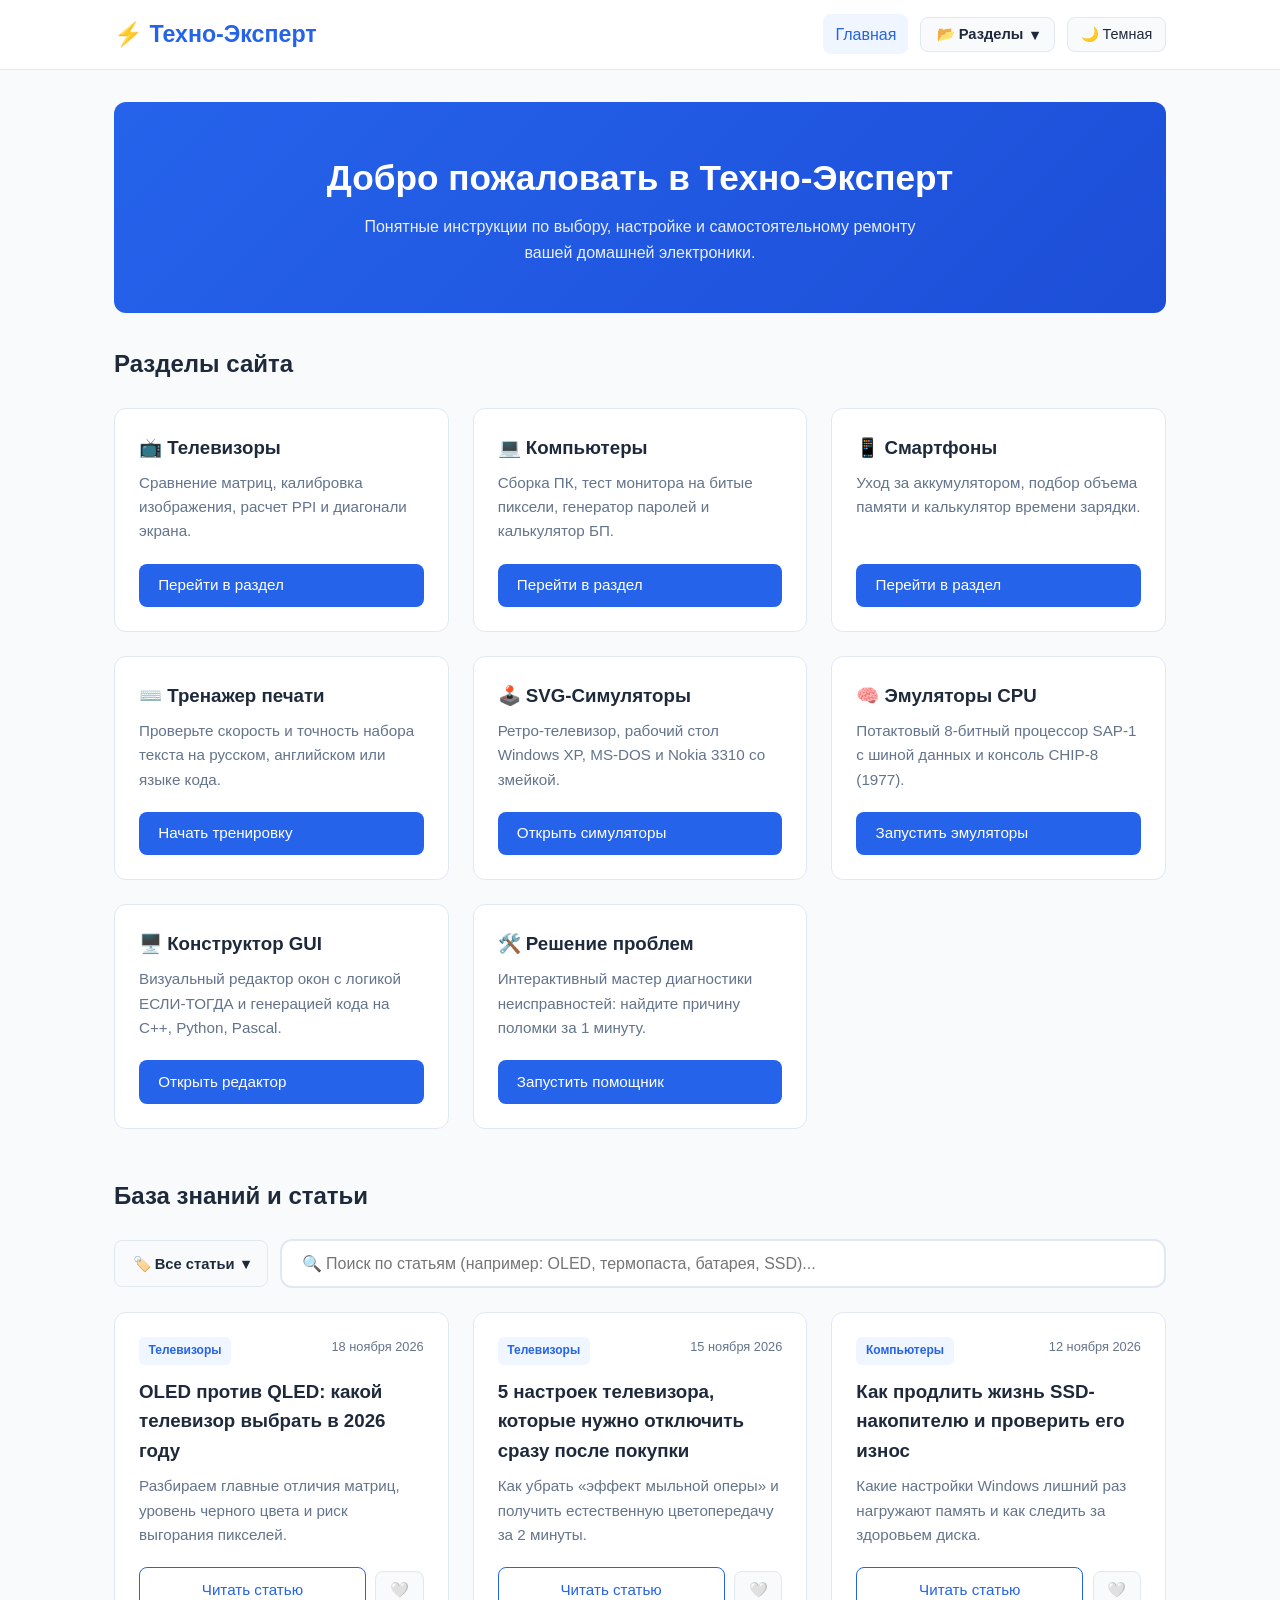
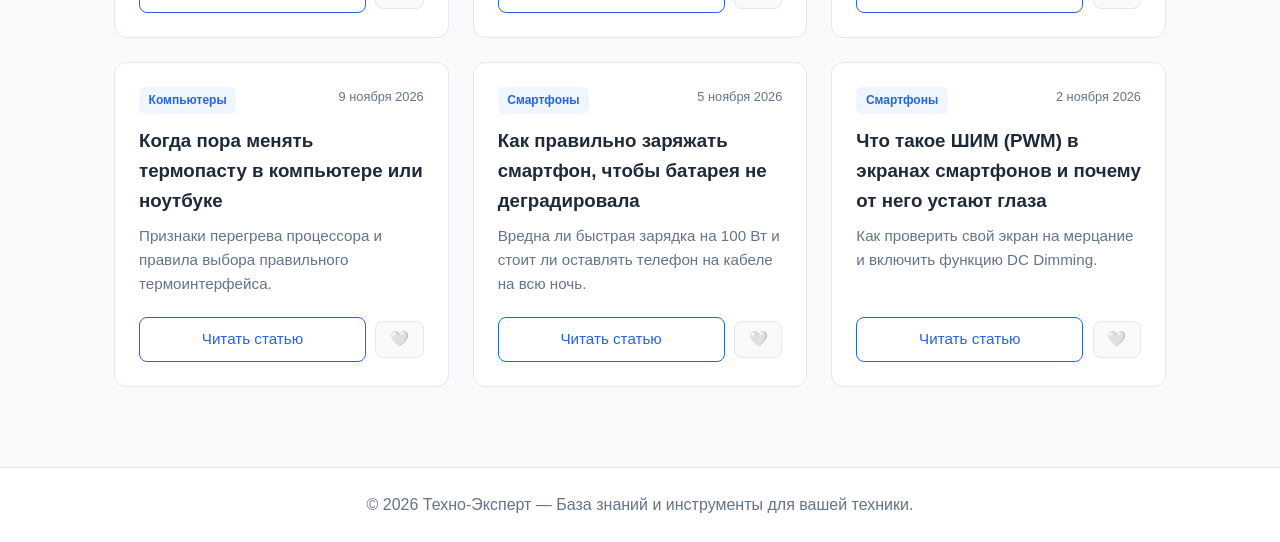
<file: index.html>
<!DOCTYPE html>
<html lang="ru">
<head>
    <meta charset="UTF-8">
    <meta name="viewport" content="width=device-width, initial-scale=1.0">
    <title>Техно-Эксперт — Обзоры, статьи и инструменты</title>
    <link rel="stylesheet" href="style.css">
</head>
<body>
    <header id="site-header"></header>

    <main>
        <section class="hero">
            <h1>Добро пожаловать в Техно-Эксперт</h1>
            <p>Понятные инструкции по выбору, настройке и самостоятельному ремонту вашей домашней электроники.</p>
        </section>

        <h2>Разделы сайта</h2>
        <div class="grid">
            <div class="card">
                <div>
                    <h3>📺 Телевизоры</h3>
                    <p>Сравнение матриц, калибровка изображения, расчет PPI и диагонали экрана.</p>
                </div>
                <a href="tv.html" class="btn">Перейти в раздел</a>
            </div>

            <div class="card">
                <div>
                    <h3>💻 Компьютеры</h3>
                    <p>Сборка ПК, тест монитора на битые пиксели, генератор паролей и калькулятор БП.</p>
                </div>
                <a href="pc.html" class="btn">Перейти в раздел</a>
            </div>

            <div class="card">
                <div>
                    <h3>📱 Смартфоны</h3>
                    <p>Уход за аккумулятором, подбор объема памяти и калькулятор времени зарядки.</p>
                </div>
                <a href="phones.html" class="btn">Перейти в раздел</a>
            </div>

            <div class="card">
                <div>
                    <h3>⌨️ Тренажер печати</h3>
                    <p>Проверьте скорость и точность набора текста на русском, английском или языке кода.</p>
                </div>
                <a href="typing.html" class="btn">Начать тренировку</a>
            </div>

            <div class="card">
                <div>
                    <h3>🕹️ SVG-Симуляторы</h3>
                    <p>Ретро-телевизор, рабочий стол Windows XP, MS-DOS и Nokia 3310 со змейкой.</p>
                </div>
                <a href="simulators.html" class="btn">Открыть симуляторы</a>
            </div>

            <div class="card">
                <div>
                    <h3>🧠 Эмуляторы CPU</h3>
                    <p>Потактовый 8-битный процессор SAP-1 с шиной данных и консоль CHIP-8 (1977).</p>
                </div>
                <a href="emulator.html" class="btn">Запустить эмуляторы</a>
            </div>

            <div class="card">
                <div>
                    <h3>🖥️ Конструктор GUI</h3>
                    <p>Визуальный редактор окон с логикой ЕСЛИ-ТОГДА и генерацией кода на C++, Python, Pascal.</p>
                </div>
                <a href="svg-editor.html" class="btn">Открыть редактор</a>
            </div>

            <div class="card">
                <div>
                    <h3>🛠️ Решение проблем</h3>
                    <p>Интерактивный мастер диагностики неисправностей: найдите причину поломки за 1 минуту.</p>
                </div>
                <a href="troubleshooting.html" class="btn">Запустить помощник</a>
            </div>
        </div>

        <h2 style="margin-top: 3rem;">База знаний и статьи</h2>
        
        <div class="controls-panel">
            <!-- Выпадающий список категорий по кнопке -->
            <div class="dropdown">
                <button class="dropdown-btn" style="padding: 0.85rem 1.1rem;" onclick="toggleDropdown('cat-filter-menu', event)">
                    <span id="cat-btn-label">🏷️ Все статьи</span>
                    <span>▾</span>
                </button>
                <div id="cat-filter-menu" class="dropdown-menu left-align">
                    <button class="dropdown-item active" onclick="selectCategory('all', '🏷️ Все статьи', this)">🏷️ Все статьи</button>
                    <button class="dropdown-item" onclick="selectCategory('tv', '📺 Телевизоры', this)">📺 Телевизоры</button>
                    <button class="dropdown-item" onclick="selectCategory('pc', '💻 Компьютеры', this)">💻 Компьютеры</button>
                    <button class="dropdown-item" onclick="selectCategory('phones', '📱 Смартфоны', this)">📱 Смартфоны</button>
                    <button class="dropdown-item" onclick="selectCategory('favorites', '❤️ Избранное', this)">❤️ Избранное</button>
                </div>
            </div>

            <!-- Строка живого поиска -->
            <input 
                type="text" 
                id="article-search" 
                class="search-input" 
                placeholder="🔍 Поиск по статьям (например: OLED, термопаста, батарея, SSD)..."
                oninput="applyFilters()"
            >
        </div>

        <div id="latest-articles" class="grid"></div>
    </main>

    <footer id="site-footer"></footer>

    <script src="data.js"></script>
    <script>
        let currentCategory = "all";

        function selectCategory(category, label, btnElement) {
            currentCategory = category;
            document.getElementById("cat-btn-label").textContent = label;
            document.querySelectorAll("#cat-filter-menu .dropdown-item").forEach(btn => btn.classList.remove("active"));
            btnElement.classList.add("active");
            applyFilters();
        }

        function applyFilters() {
            const query = document.getElementById("article-search").value;
            renderArticles("latest-articles", currentCategory, query);
        }

        applyFilters();
    </script>
</body>
</html>
</file>
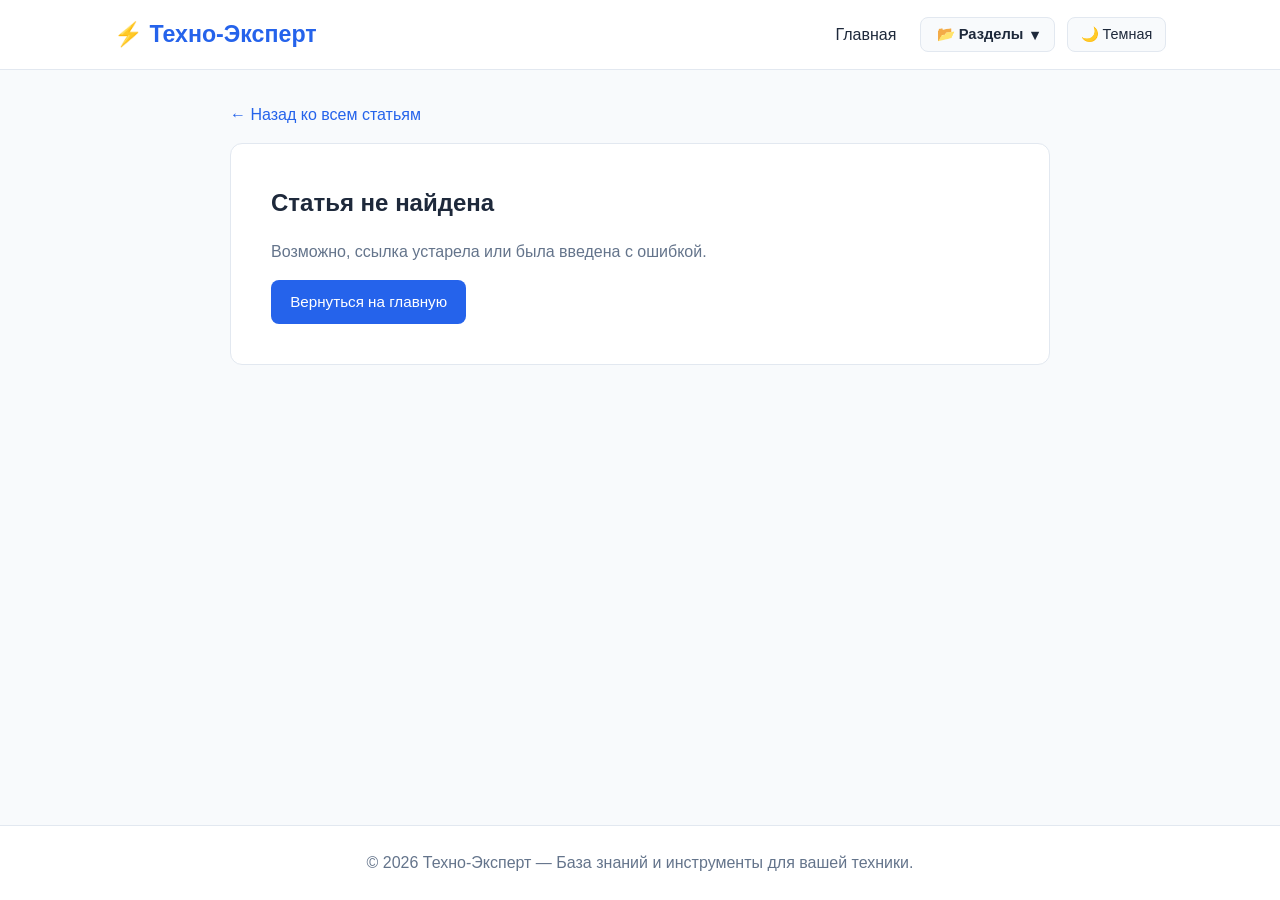
<file: article.html>
<!DOCTYPE html>
<html lang="ru">

<head>
    <meta charset="UTF-8">
    <meta name="viewport" content="width=device-width, initial-scale=1.0">
    <title>Статья — Техно-Эксперт</title>
    <link rel="stylesheet" href="style.css">
</head>

<body>
    <header id="site-header"></header>

    <main>
        <div style="max-width: 820px; margin: 0 auto 1rem;">
            <a href="index.html" style="color: var(--primary); text-decoration: none; font-weight: 500;">← Назад ко всем
                статьям</a>
        </div>

        <article id="article-view" class="article-container">
            <p>Загрузка статьи...</p>
        </article>
    </main>

    <footer id="site-footer"></footer>

    <script src="data.js"></script>
    <script>
        document.addEventListener("DOMContentLoaded", () => {
            const params = new URLSearchParams(window.location.search);
            const articleId = params.get("id");
            const container = document.getElementById("article-view");

            const article = ARTICLES.find(a => a.id === articleId);

            if (!article) {
                container.innerHTML = `
                    <h2>Статья не найдена</h2>
                    <p style="margin: 1rem 0; color: var(--text-muted);">Возможно, ссылка устарела или была введена с ошибкой.</p>
                    <a href="index.html" class="btn">Вернуться на главную</a>
                `;
                return;
            }

            // Меняем заголовок вкладки браузера под название статьи
            document.title = `${article.title} — Техно-Эксперт`;
            const saved = isFavorite(article.id);

            container.innerHTML = `
                <div class="article-meta">
                    <div>
                        <span class="tag">${article.tag}</span>
                        <span style="margin-left: 0.75rem; font-size: 0.9rem; color: var(--text-muted);">${article.date || ""}</span>
                    </div>
                    <div style="display: flex; gap: 0.6rem; flex-wrap: wrap;">
                        <button 
                            class="fav-btn ${saved ? 'saved' : ''}" 
                            onclick="toggleFavorite('${article.id}', this)"
                        >${saved ? '❤️ В избранном' : '🤍 В избранное'}</button>
                        <button class="btn btn-outline" id="share-btn" onclick="copyArticleLink()">🔗 Поделиться</button>
                    </div>
                </div>

                <h1 style="font-size: 1.9rem; margin-bottom: 1.5rem; line-height: 1.3;">${article.title}</h1>
                <div class="article-content">${article.content}</div>
            `;
        });

        function copyArticleLink() {
            navigator.clipboard.writeText(window.location.href).then(() => {
                const btn = document.getElementById("share-btn");
                btn.textContent = "✅ Ссылка скопирована!";
                setTimeout(() => {
                    btn.textContent = "🔗 Поделиться";
                }, 2500);
            });
        }
    </script>
</body>

</html>
</file>
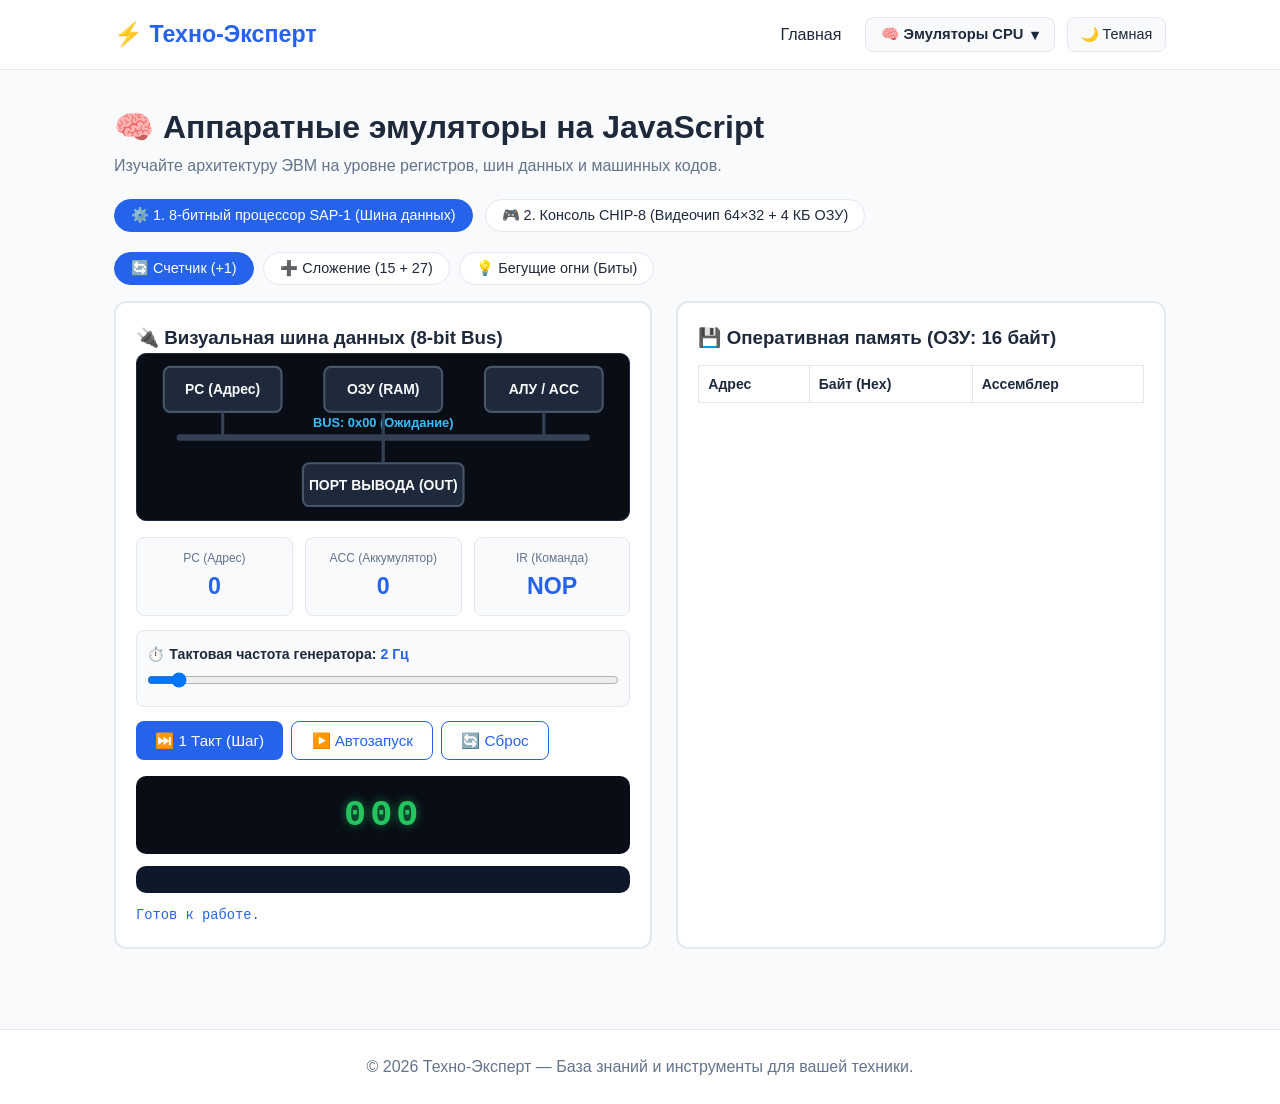
<file: emulator.html>
<!DOCTYPE html>
<html lang="ru">
<head>
    <meta charset="UTF-8">
    <meta name="viewport" content="width=device-width, initial-scale=1.0">
    <title>Эмуляторы CPU и CHIP-8 — Техно-Эксперт</title>
    <link rel="stylesheet" href="style.css">
    <style>
        .emu-tabs { display: flex; gap: 0.75rem; flex-wrap: wrap; margin: 1.25rem 0; }
        .emu-grid {
            display: grid;
            grid-template-columns: 1.1fr 1fr;
            gap: 1.5rem;
            margin-top: 1rem;
        }
        @media (max-width: 880px) { .emu-grid { grid-template-columns: 1fr; } }
        .panel-box {
            background: var(--surface);
            border: 2px solid var(--border);
            border-radius: var(--radius);
            padding: 1.25rem;
        }
        .registers {
            display: grid;
            grid-template-columns: repeat(3, 1fr);
            gap: 0.75rem;
            margin: 0.75rem 0;
        }
        .reg-card {
            background: var(--bg);
            border: 1px solid var(--border);
            border-radius: 8px;
            padding: 0.65rem;
            text-align: center;
            font-family: Consolas, monospace;
        }
        .reg-val { font-size: 1.45rem; font-weight: 800; color: var(--primary); }
        .ram-table {
            width: 100%;
            border-collapse: collapse;
            font-family: Consolas, monospace;
            font-size: 0.88rem;
            margin-top: 0.75rem;
        }
        .ram-table th, .ram-table td { border: 1px solid var(--border); padding: 0.4rem 0.55rem; text-align: left; }
        .ram-row.active-pc { background: rgba(37, 99, 235, 0.2); outline: 2px solid var(--primary); font-weight: bold; }
        .ram-input {
            width: 60px; padding: 0.15rem 0.35rem; font-family: Consolas, monospace; font-weight: bold;
            background: var(--bg); color: var(--text); border: 1px solid var(--border); border-radius: 4px; text-transform: uppercase;
        }
        .leds-bar {
            display: flex; gap: 0.6rem; justify-content: center; margin: 0.75rem 0;
            padding: 0.85rem; background: #0f172a; border-radius: 10px;
        }
        .led {
            width: 22px; height: 22px; border-radius: 50%; background: #1e293b;
            border: 2px solid #334155; transition: all 0.12s;
        }
        .led.on { background: #ef4444; box-shadow: 0 0 12px #ef4444; border-color: #fca5a5; }
        .seven-seg {
            background: #090d16; color: #22c55e; font-family: Consolas, monospace;
            font-size: 2.3rem; font-weight: 800; text-align: center; padding: 0.6rem;
            border-radius: 10px; letter-spacing: 4px; text-shadow: 0 0 10px rgba(34, 197, 94, 0.6);
        }
        .bus-svg {
            width: 100%; background: #090d16; border-radius: 10px; border: 1px solid #1e293b;
            margin-bottom: 1rem; display: block;
        }
        /* Стили для CHIP-8 */
        #chip8-canvas {
            width: 100%; aspect-ratio: 2 / 1; background: #090d16;
            border: 3px solid #334155; border-radius: 10px; image-rendering: pixelated; display: block;
        }
        .chip8-regs {
            display: grid; grid-template-columns: repeat(4, 1fr); gap: 0.4rem;
            font-family: Consolas, monospace; font-size: 0.82rem; margin-top: 0.75rem;
        }
        .chip8-reg-cell {
            background: var(--bg); border: 1px solid var(--border); padding: 0.35rem 0.5rem; border-radius: 6px;
        }
        .hex-keypad {
            display: grid; grid-template-columns: repeat(4, 1fr); gap: 0.4rem; max-width: 260px; margin-top: 0.75rem;
        }
        .hex-key {
            background: var(--bg); border: 1px solid var(--border); color: var(--text);
            padding: 0.55rem; font-family: Consolas, monospace; font-weight: bold; border-radius: 6px; cursor: pointer;
        }
        .hex-key:active, .hex-key.pressed { background: var(--primary); color: white; }
    </style>
</head>
<body>
    <header id="site-header"></header>

    <main>
        <h1>🧠 Аппаратные эмуляторы на JavaScript</h1>
        <p style="color: var(--text-muted);">Изучайте архитектуру ЭВМ на уровне регистров, шин данных и машинных кодов.</p>

        <!-- Переключение между эмуляторами -->
        <div class="emu-tabs">
            <button class="filter-btn active" onclick="switchEmulator('sap1', this)">⚙️ 1. 8-битный процессор SAP-1 (Шина данных)</button>
            <button class="filter-btn" onclick="switchEmulator('chip8', this)">🎮 2. Консоль CHIP-8 (Видеочип 64×32 + 4 КБ ОЗУ)</button>
        </div>

        <!-- ================================================== -->
        <!-- ЭМУЛЯТОР 1: 8-БИТНЫЙ ПРОЦЕССОР SAP-1               -->
        <!-- ================================================== -->
        <section id="emu-sap1">
            <div style="display: flex; gap: 0.6rem; flex-wrap: wrap; margin-bottom: 1rem;">
                <button class="filter-btn active" onclick="loadPreset('counter', this)">🔄 Счетчик (+1)</button>
                <button class="filter-btn" onclick="loadPreset('add', this)">➕ Сложение (15 + 27)</button>
                <button class="filter-btn" onclick="loadPreset('blink', this)">💡 Бегущие огни (Биты)</button>
            </div>

            <div class="emu-grid">
                <div class="panel-box">
                    <h3>🔌 Визуальная шина данных (8-bit Bus)</h3>
                    <svg class="bus-svg" viewBox="0 0 460 155" xmlns="http://w3.org">
                        <!-- Магистраль шины -->
                        <line id="bus-line-main" x1="40" y1="78" x2="420" y2="78" stroke="#334155" stroke-width="6" stroke-linecap="round"/>
                        <text id="bus-data-label" x="230" y="68" fill="#38bdf8" font-family="monospace" font-size="12" font-weight="bold" text-anchor="middle">BUS: 0x00 (Ожидание)</text>

                        <!-- Блок PC -->
                        <rect id="box-pc" x="25" y="12" width="110" height="42" rx="6" fill="#1e293b" stroke="#475569" stroke-width="2"/>
                        <text x="80" y="37" fill="#f8fafc" font-family="monospace" font-size="13" font-weight="bold" text-anchor="middle">PC (Адрес)</text>
                        <line id="line-pc" x1="80" y1="54" x2="80" y2="78" stroke="#334155" stroke-width="3"/>

                        <!-- Блок RAM -->
                        <rect id="box-ram" x="175" y="12" width="110" height="42" rx="6" fill="#1e293b" stroke="#475569" stroke-width="2"/>
                        <text x="230" y="37" fill="#f8fafc" font-family="monospace" font-size="13" font-weight="bold" text-anchor="middle">ОЗУ (RAM)</text>
                        <line id="line-ram" x1="230" y1="54" x2="230" y2="78" stroke="#334155" stroke-width="3"/>

                        <!-- Блок ALU / ACC -->
                        <rect id="box-acc" x="325" y="12" width="110" height="42" rx="6" fill="#1e293b" stroke="#475569" stroke-width="2"/>
                        <text x="380" y="37" fill="#f8fafc" font-family="monospace" font-size="13" font-weight="bold" text-anchor="middle">АЛУ / ACC</text>
                        <line id="line-acc" x1="380" y1="54" x2="380" y2="78" stroke="#334155" stroke-width="3"/>

                        <!-- Блок OUT -->
                        <rect id="box-out" x="155" y="102" width="150" height="40" rx="6" fill="#1e293b" stroke="#475569" stroke-width="2"/>
                        <text x="230" y="127" fill="#f8fafc" font-family="monospace" font-size="13" font-weight="bold" text-anchor="middle">ПОРТ ВЫВОДА (OUT)</text>
                        <line id="line-out" x1="230" y1="78" x2="230" y2="102" stroke="#334155" stroke-width="3"/>
                    </svg>

                    <div class="registers">
                        <div class="reg-card">
                            <div style="font-size: 0.75rem; color: var(--text-muted);">PC (Адрес)</div>
                            <div class="reg-val" id="reg-pc">0</div>
                        </div>
                        <div class="reg-card">
                            <div style="font-size: 0.75rem; color: var(--text-muted);">ACC (Аккумулятор)</div>
                            <div class="reg-val" id="reg-acc">0</div>
                        </div>
                        <div class="reg-card">
                            <div style="font-size: 0.75rem; color: var(--text-muted);">IR (Команда)</div>
                            <div class="reg-val" id="reg-ir">NOP</div>
                        </div>
                    </div>

                    <!-- Управление тактовой частотой -->
                    <div style="margin: 0.85rem 0; padding: 0.65rem; background: var(--bg); border-radius: 8px; border: 1px solid var(--border);">
                        <label for="cpu-freq" style="font-size: 0.88rem; font-weight: 600;">
                            ⏱️ Тактовая частота генератора: <span id="freq-label" style="color: var(--primary);">2 Гц</span>
                        </label>
                        <input type="range" id="cpu-freq" min="1" max="20" value="2" style="width: 100%; margin-top: 0.35rem;" oninput="updateCpuFreq(this.value)">
                    </div>

                    <div style="display: flex; gap: 0.5rem; flex-wrap: wrap; margin-bottom: 1rem;">
                        <button class="btn" onclick="cpuStep()">⏭️ 1 Такт (Шаг)</button>
                        <button class="btn btn-outline" id="run-btn" onclick="toggleRun()">▶️ Автозапуск</button>
                        <button class="btn btn-outline" onclick="resetCpu()">🔄 Сброс</button>
                    </div>

                    <div class="seven-seg" id="out-display">000</div>
                    <div class="leds-bar" id="leds-container"></div>
                    <div id="cpu-status" style="font-family: monospace; font-size: 0.86rem; color: var(--primary);">Готов к работе.</div>
                </div>

                <div class="panel-box">
                    <h3>💾 Оперативная память (ОЗУ: 16 байт)</h3>
                    <table class="ram-table">
                        <thead>
                            <tr><th>Адрес</th><th>Байт (Hex)</th><th>Ассемблер</th></tr>
                        </thead>
                        <tbody id="ram-body"></tbody>
                    </table>
                </div>
            </div>
        </section>

        <!-- ================================================== -->
        <!-- ЭМУЛЯТОР 2: МИКРО-КОНСОЛЬ CHIP-8 (1977)            -->
        <!-- ================================================== -->
        <section id="emu-chip8" style="display: none;">
            <div style="display: flex; gap: 0.6rem; flex-wrap: wrap; margin-bottom: 1rem;">
                <button class="filter-btn active" onclick="loadChip8Rom('ibm', this)">🏢 Логотип IBM (Спрайты)</button>
                <button class="filter-btn" onclick="loadChip8Rom('bounce', this)">🏓 Отскакивающий мяч</button>
                <button class="filter-btn" onclick="loadChip8Rom('ship', this)">🚀 Космический корабль</button>
            </div>

            <div class="emu-grid">
                <div class="panel-box">
                    <div style="display: flex; justify-content: space-between; margin-bottom: 0.5rem; font-size: 0.85rem; color: var(--text-muted);">
                        <span>Видеочип: <b>64 × 32 px</b> (Монохромный)</span>
                        <span id="c8-pc-label" style="font-family: monospace;">PC: 0x200</span>
                    </div>

                    <canvas id="chip8-canvas" width="64" height="32"></canvas>

                    <div style="display: flex; gap: 0.5rem; flex-wrap: wrap; margin-top: 1rem;">
                        <button class="btn" id="c8-run-btn" onclick="toggleChip8Run()">⏸️ Пауза</button>
                        <button class="btn btn-outline" onclick="stepChip8()">⏭️ 1 Инструкция</button>
                        <button class="btn btn-outline" onclick="resetChip8()">🔄 Перезапуск ROM</button>
                    </div>

                    <div id="c8-disasm" style="margin-top: 0.85rem; padding: 0.65rem; background: #090d16; color: #38bdf8; font-family: monospace; font-size: 0.88rem; border-radius: 8px;">
                        Опкод: 0x0000
                    </div>

                    <h4 style="margin-top: 1rem; font-size: 0.92rem;">🎹 Hex-клавиатура устройства (0–F):</h4>
                    <div class="hex-keypad" id="c8-keypad"></div>
                </div>

                <div class="panel-box">
                    <h3>📊 Регистры процессора CHIP-8</h3>
                    <p style="font-size: 0.85rem; color: var(--text-muted);">16 регистров общего назначения (8 бит) + указатель индекса <code>I</code> (16 бит):</p>
                    <div class="chip8-regs" id="c8-regs-grid"></div>

                    <div style="margin-top: 1.25rem; font-size: 0.86rem; color: var(--text-muted); line-height: 1.6;">
                        <strong>Как устроен CHIP-8:</strong><br>
                        • <b>ОЗУ 4096 байт:</b> программы загружаются начиная с адреса <code>0x200</code>.<br>
                        • <b>Отрисовка DXYN:</b> читает N байт спрайта по адресу из регистра <code>I</code> и накладывает на экран по координатам <code>(VX, VY)</code> методом XOR.<br>
                        • <b>Флаг коллизий VF:</b> автоматически становится равен <code>1</code>, если при отрисовке два белых пикселя наложились друг на друга.
                    </div>
                </div>
            </div>
        </section>
    </main>

    <footer id="site-footer"></footer>

    <script src="data.js"></script>
    <script src="emulator.js"></script>
    <script src="emulator-chip8.js"></script>
    <script>
        function switchEmulator(name, btn) {
            document.querySelectorAll(".emu-tabs .filter-btn").forEach(b => b.classList.remove("active"));
            btn.classList.add("active");
            document.getElementById("emu-sap1").style.display = name === "sap1" ? "block" : "none";
            document.getElementById("emu-chip8").style.display = name === "chip8" ? "block" : "none";
        }
    </script>
</body>
</html>
</file>
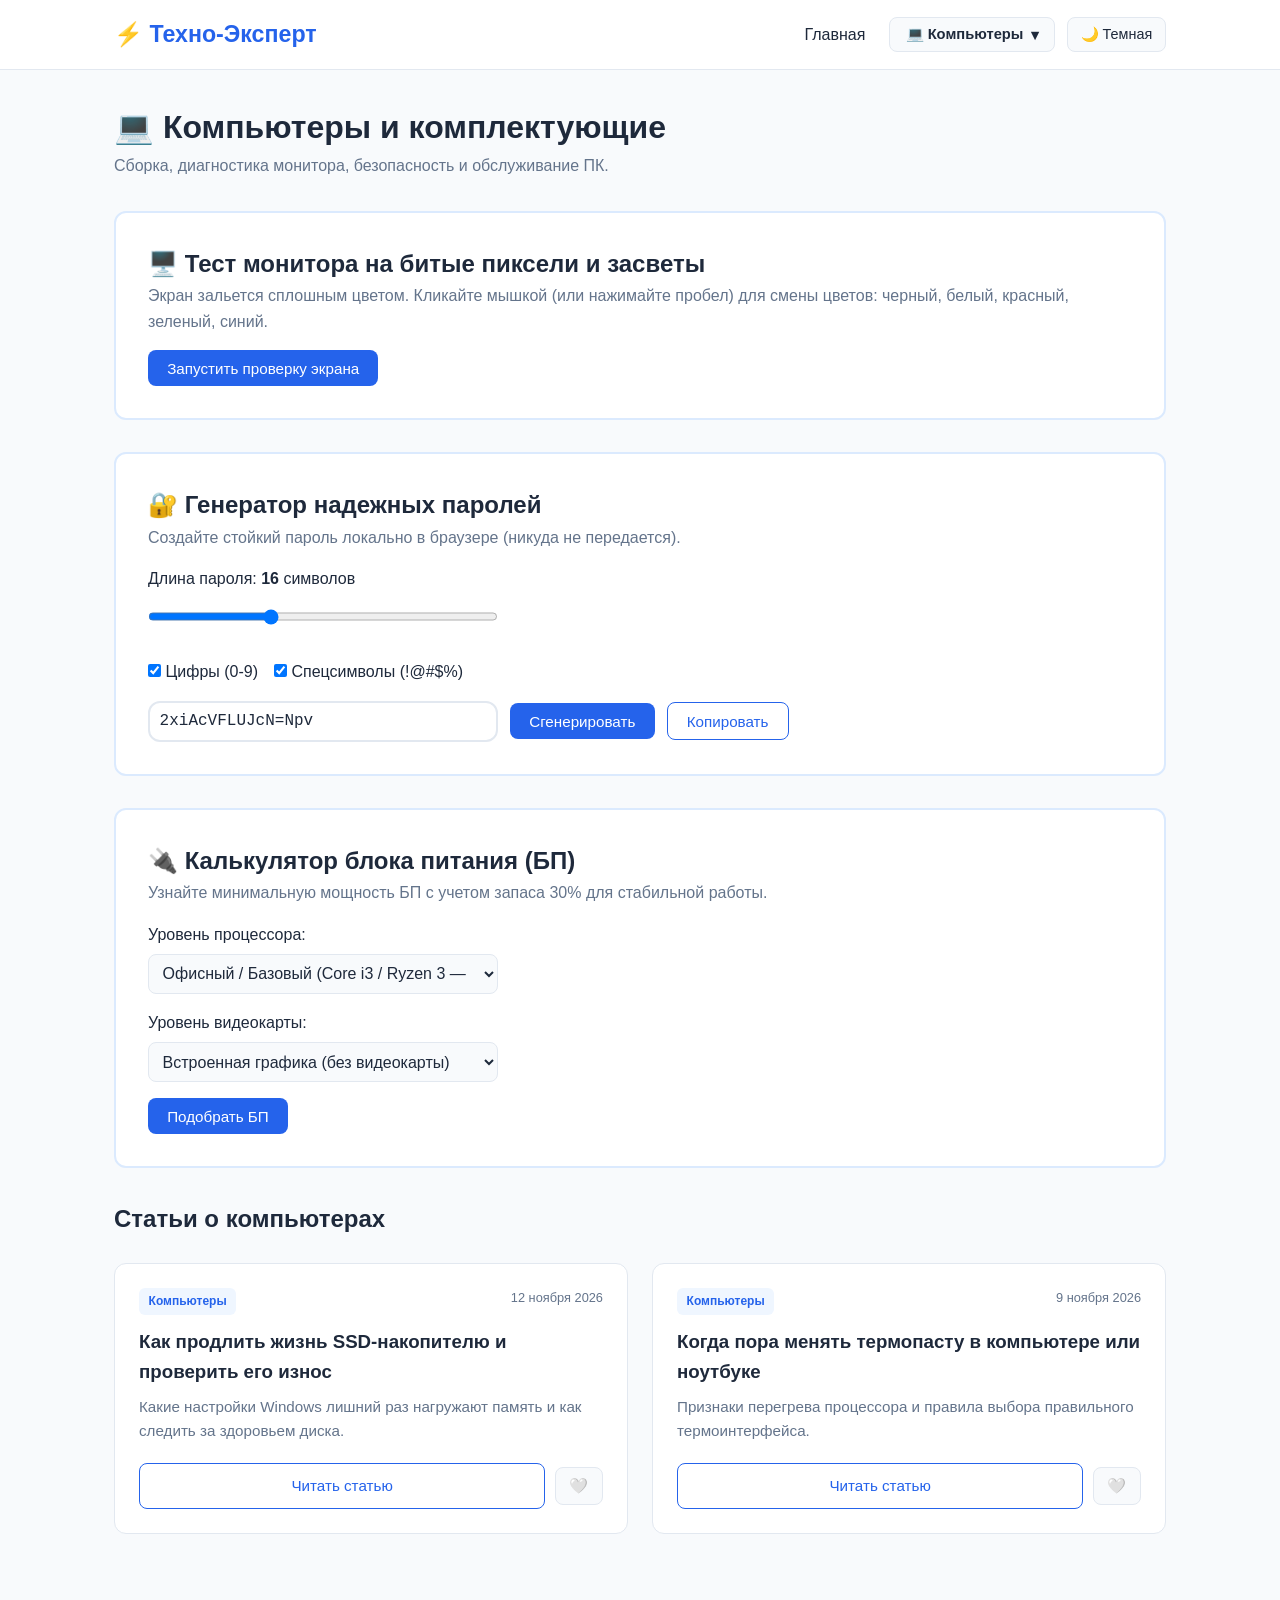
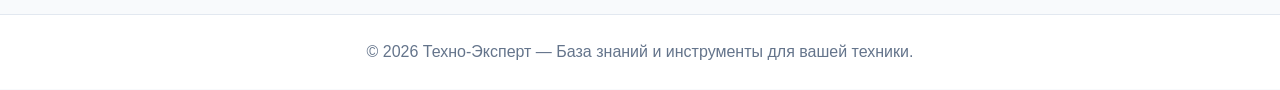
<file: pc.html>
<!DOCTYPE html>
<html lang="ru">
<head>
    <meta charset="UTF-8">
    <meta name="viewport" content="width=device-width, initial-scale=1.0">
    <title>Компьютеры — Техно-Эксперт</title>
    <link rel="stylesheet" href="style.css">
    <style>
        #pixel-screen {
            display: none;
            position: fixed;
            inset: 0;
            z-index: 9999;
            cursor: pointer;
            align-items: center;
            justify-content: center;
            font-size: 1.2rem;
            font-weight: 600;
        }
        .pixel-hint {
            background: rgba(0,0,0,0.65);
            color: white;
            padding: 0.8rem 1.5rem;
            border-radius: 10px;
            pointer-events: none;
        }
    </style>
</head>
<body>
    <header id="site-header"></header>

    <main>
        <h1>💻 Компьютеры и комплектующие</h1>
        <p style="color: var(--text-muted);">Сборка, диагностика монитора, безопасность и обслуживание ПК.</p>

        <!-- ИНСТРУМЕНТ 1: Тест битых пикселей -->
        <section class="tool-box">
            <h2>🖥️ Тест монитора на битые пиксели и засветы</h2>
            <p style="margin-bottom: 1rem; color: var(--text-muted);">Экран зальется сплошным цветом. Кликайте мышкой (или нажимайте пробел) для смены цветов: черный, белый, красный, зеленый, синий.</p>
            <button class="btn" onclick="startPixelTest()">Запустить проверку экрана</button>
        </section>

        <!-- ИНСТРУМЕНТ 2: Генератор паролей -->
        <section class="tool-box">
            <h2>🔐 Генератор надежных паролей</h2>
            <p style="margin-bottom: 1rem; color: var(--text-muted);">Создайте стойкий пароль локально в браузере (никуда не передается).</p>
            <div class="form-group">
                <label for="pass-len">Длина пароля: <b id="len-label">16</b> символов</label>
                <input type="range" id="pass-len" min="8" max="32" value="16" oninput="document.getElementById('len-label').textContent = this.value">
            </div>
            <div style="display: flex; gap: 1rem; flex-wrap: wrap; margin-bottom: 1rem;">
                <label><input type="checkbox" id="use-nums" checked> Цифры (0-9)</label>
                <label><input type="checkbox" id="use-syms" checked> Спецсимволы (!@#$%)</label>
            </div>
            <div style="display: flex; gap: 0.75rem; flex-wrap: wrap; align-items: center;">
                <input type="text" id="pass-output" class="search-input" style="max-width: 350px; padding: 0.6rem; font-family: monospace;" readonly>
                <button class="btn" onclick="generatePassword()">Сгенерировать</button>
                <button class="btn btn-outline" id="copy-pass-btn" onclick="copyPassword()">Копировать</button>
            </div>
        </section>

        <!-- ИНСТРУМЕНТ 3: Калькулятор БП -->
        <section class="tool-box">
            <h2>🔌 Калькулятор блока питания (БП)</h2>
            <p style="margin-bottom: 1rem; color: var(--text-muted);">Узнайте минимальную мощность БП с учетом запаса 30% для стабильной работы.</p>
            
            <div class="form-group">
                <label for="cpu-tdp">Уровень процессора:</label>
                <select id="cpu-tdp">
                    <option value="65">Офисный / Базовый (Core i3 / Ryzen 3 — 65 Вт)</option>
                    <option value="125">Игровой средний (Core i5 / Ryzen 5 — 125 Вт)</option>
                    <option value="250">Мощный / Рабочий (Core i7-i9 / Ryzen 7-9 — 250 Вт)</option>
                </select>
            </div>
            <div class="form-group">
                <label for="gpu-tdp">Уровень видеокарты:</label>
                <select id="gpu-tdp">
                    <option value="0">Встроенная графика (без видеокарты)</option>
                    <option value="150">Бюджетная игровая (RTX 4060 / RX 7600 — 150 Вт)</option>
                    <option value="250">Предтоповая (RTX 4070 Super / RX 7800 XT — 250 Вт)</option>
                    <option value="450">Флагманская (RTX 4090 / 5090 — 450 Вт)</option>
                </select>
            </div>
            <button class="btn" onclick="calculatePSU()">Подобрать БП</button>

            <div id="psu-result" class="result-box"></div>
        </section>

        <h2>Статьи о компьютерах</h2>
        <div id="pc-articles" class="grid"></div>
    </main>

    <!-- Полноэкранный слой для теста пикселей -->
    <div id="pixel-screen" onclick="nextPixelColor()">
        <div class="pixel-hint" id="pixel-hint">Кликните для смены цвета • ESC для выхода</div>
    </div>

    <footer id="site-footer"></footer>

    <script src="data.js"></script>
    <script>
        renderArticles("pc-articles", "pc");

        // Логика теста пикселей
        const PIXEL_COLORS = ["#000000", "#ffffff", "#ff0000", "#00ff00", "#0000ff"];
        let colorIndex = 0;

        function startPixelTest() {
            colorIndex = 0;
            const screen = document.getElementById("pixel-screen");
            screen.style.backgroundColor = PIXEL_COLORS[0];
            screen.style.display = "flex";
            document.getElementById("pixel-hint").style.display = "block";
            setTimeout(() => { document.getElementById("pixel-hint").style.display = "none"; }, 2500);
            if (document.documentElement.requestFullscreen) {
                document.documentElement.requestFullscreen().catch(() => {});
            }
        }

        function nextPixelColor() {
            colorIndex++;
            if (colorIndex >= PIXEL_COLORS.length) {
                stopPixelTest();
                return;
            }
            document.getElementById("pixel-screen").style.backgroundColor = PIXEL_COLORS[colorIndex];
        }

        function stopPixelTest() {
            document.getElementById("pixel-screen").style.display = "none";
            if (document.fullscreenElement) {
                document.exitFullscreen().catch(() => {});
            }
        }

        document.addEventListener("keydown", (e) => {
            const screen = document.getElementById("pixel-screen");
            if (screen.style.display === "flex") {
                if (e.key === "Escape") stopPixelTest();
                if (e.key === " " || e.key === "ArrowRight") nextPixelColor();
            }
        });

        // Логика генератора паролей
        function generatePassword() {
            const len = parseInt(document.getElementById("pass-len").value);
            let chars = "abcdefghijklmnopqrstuvwxyzABCDEFGHIJKLMNOPQRSTUVWXYZ";
            if (document.getElementById("use-nums").checked) chars += "0123456789";
            if (document.getElementById("use-syms").checked) chars += "!@#$%^&*()_+-=";

            let pass = "";
            const array = new Uint32Array(len);
            window.crypto.getRandomValues(array);
            for (let i = 0; i < len; i++) {
                pass += chars[array[i] % chars.length];
            }
            document.getElementById("pass-output").value = pass;
        }

        function copyPassword() {
            const val = document.getElementById("pass-output").value;
            if (!val) return;
            navigator.clipboard.writeText(val).then(() => {
                const btn = document.getElementById("copy-pass-btn");
                btn.textContent = "✅ Скопировано";
                setTimeout(() => btn.textContent = "Копировать", 2000);
            });
        }
        generatePassword();

        // Логика калькулятора БП
        function calculatePSU() {
            const cpu = parseInt(document.getElementById("cpu-tdp").value);
            const gpu = parseInt(document.getElementById("gpu-tdp").value);
            const totalLoad = cpu + gpu + 70;
            const recommended = Math.ceil((totalLoad * 1.3) / 50) * 50;

            const resultBox = document.getElementById("psu-result");
            resultBox.style.display = "block";
            resultBox.innerHTML = `
                Пиковое потребление системы: ~<b>${totalLoad} Вт</b>.<br>
                <strong>Рекомендуемый блок питания:</strong> от <b>${recommended} Вт</b> (сертификат 80+ Bronze или Gold).
            `;
        }
    </script>
</body>
</html>
</file>
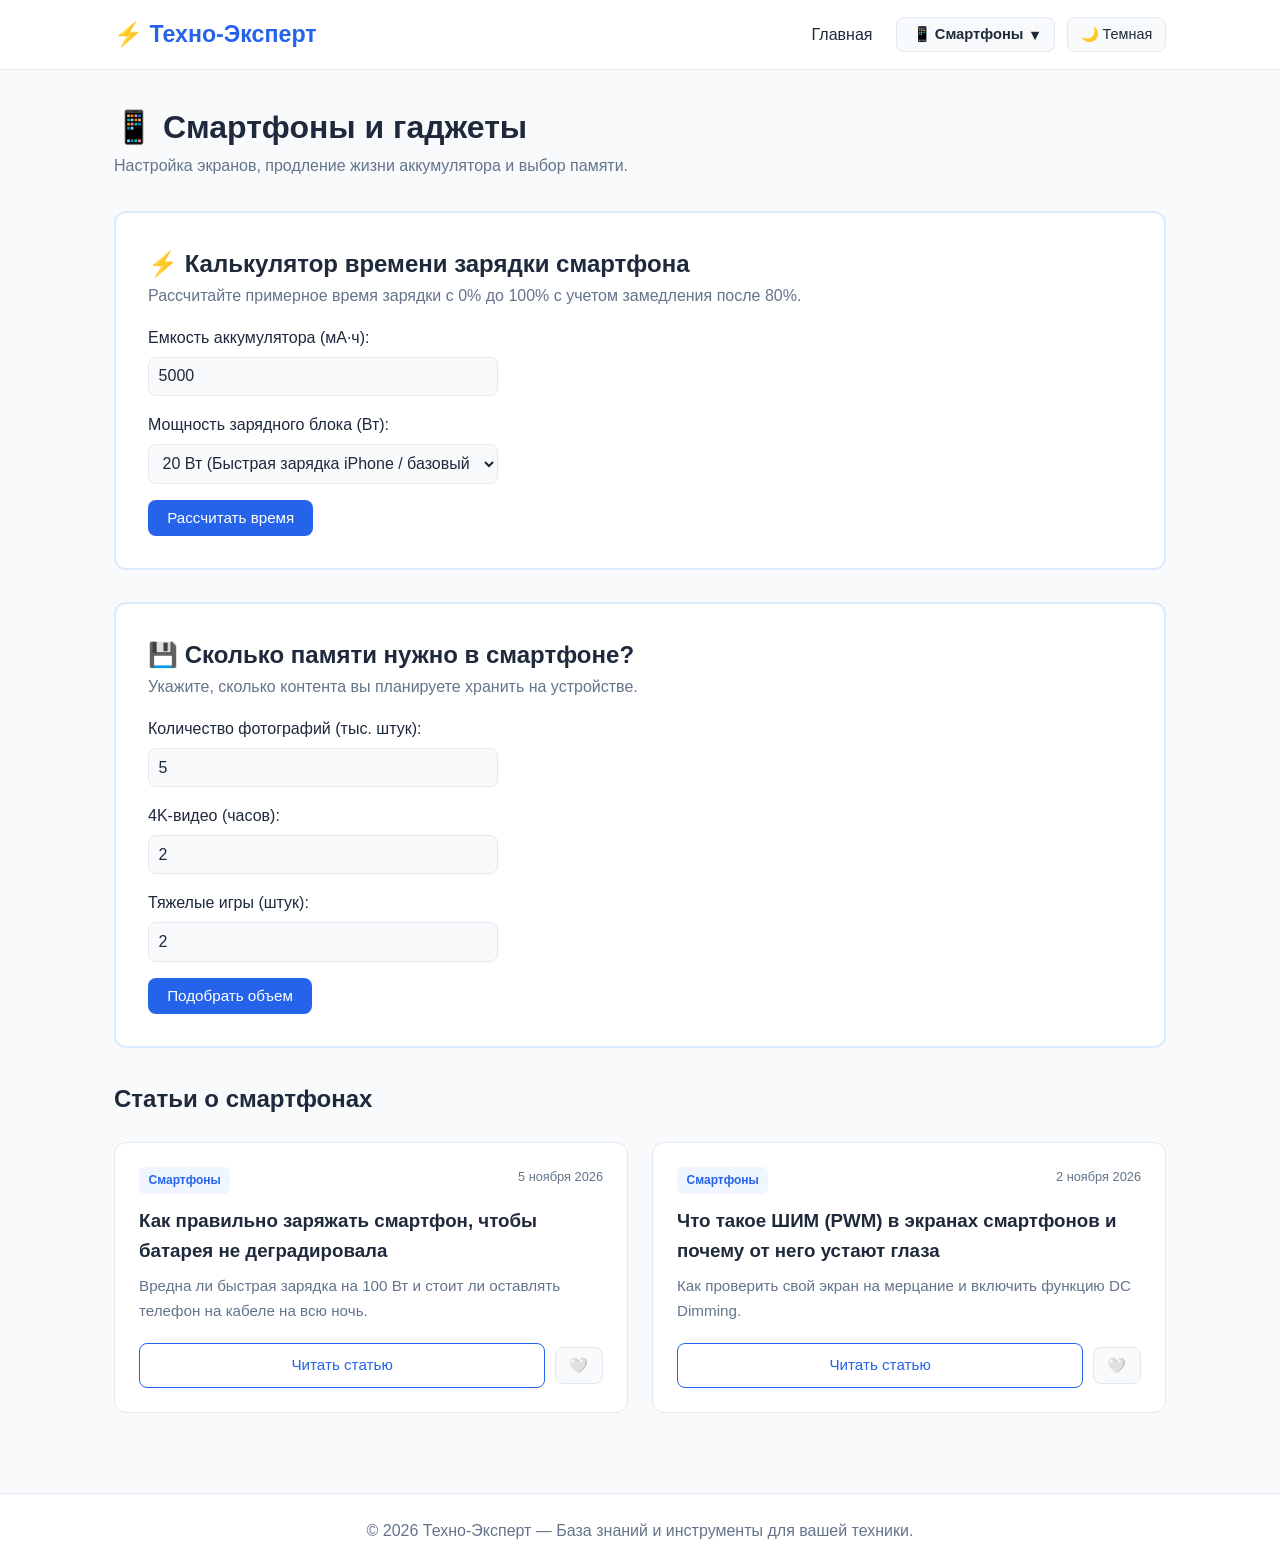
<file: phones.html>
<!DOCTYPE html>
<html lang="ru">
<head>
    <meta charset="UTF-8">
    <meta name="viewport" content="width=device-width, initial-scale=1.0">
    <title>Смартфоны — Техно-Эксперт</title>
    <link rel="stylesheet" href="style.css">
</head>
<body>
    <header id="site-header"></header>

    <main>
        <h1>📱 Смартфоны и гаджеты</h1>
        <p style="color: var(--text-muted);">Настройка экранов, продление жизни аккумулятора и выбор памяти.</p>

        <!-- ИНСТРУМЕНТ 1: Калькулятор времени зарядки -->
        <section class="tool-box">
            <h2>⚡ Калькулятор времени зарядки смартфона</h2>
            <p style="margin-bottom: 1rem; color: var(--text-muted);">Рассчитайте примерное время зарядки с 0% до 100% с учетом замедления после 80%.</p>
            
            <div class="form-group">
                <label for="battery-mah">Емкость аккумулятора (мА·ч):</label>
                <input type="number" id="battery-mah" value="5000" min="1000" max="20000" step="100">
            </div>
            <div class="form-group">
                <label for="charger-watt">Мощность зарядного блока (Вт):</label>
                <select id="charger-watt">
                    <option value="10">10 Вт (Стандартный старый блок)</option>
                    <option value="20" selected>20 Вт (Быстрая зарядка iPhone / базовый Android)</option>
                    <option value="33">33 Вт (Средний класс)</option>
                    <option value="67">67 Вт (Быстрая зарядка)</option>
                    <option value="120">120 Вт (Ультрабыстрая зарядка)</option>
                </select>
            </div>
            <button class="btn" onclick="calculateChargeTime()">Рассчитать время</button>

            <div id="charge-result" class="result-box"></div>
        </section>

        <!-- ИНСТРУМЕНТ 2: Калькулятор памяти -->
        <section class="tool-box">
            <h2>💾 Сколько памяти нужно в смартфоне?</h2>
            <p style="margin-bottom: 1rem; color: var(--text-muted);">Укажите, сколько контента вы планируете хранить на устройстве.</p>
            
            <div class="form-group">
                <label for="mem-photos">Количество фотографий (тыс. штук):</label>
                <input type="number" id="mem-photos" value="5" min="0" max="100">
            </div>
            <div class="form-group">
                <label for="mem-video">4K-видео (часов):</label>
                <input type="number" id="mem-video" value="2" min="0" max="50">
            </div>
            <div class="form-group">
                <label for="mem-games">Тяжелые игры (штук):</label>
                <input type="number" id="mem-games" value="2" min="0" max="20">
            </div>
            <button class="btn" onclick="calculateStorage()">Подобрать объем</button>

            <div id="storage-result" class="result-box"></div>
        </section>

        <h2>Статьи о смартфонах</h2>
        <div id="phones-articles" class="grid"></div>
    </main>

    <footer id="site-footer"></footer>

    <script src="data.js"></script>
    <script>
        renderArticles("phones-articles", "phones");

        function calculateChargeTime() {
            const mah = parseFloat(document.getElementById("battery-mah").value);
            const watts = parseFloat(document.getElementById("charger-watt").value);
            const resultBox = document.getElementById("charge-result");

            if (!mah || mah < 500) {
                alert("Введите корректную емкость батареи (от 500 мА·ч)");
                return;
            }

            const wattHours = (mah * 3.85) / 1000;
            const effectiveWatts = watts * 0.72;
            const totalMinutes = Math.round((wattHours / effectiveWatts) * 60);

            const hours = Math.floor(totalMinutes / 60);
            const mins = totalMinutes % 60;
            const timeFormatted = hours > 0 ? `${hours} ч ${mins} мин` : `${mins} мин`;

            resultBox.style.display = "block";
            resultBox.innerHTML = `
                <strong>Примерное время полной зарядки:</strong> <b>~${timeFormatted}</b>.<br>
                <span style="font-size: 0.9rem;">До 80% смартфон зарядится примерно за <b>${Math.round(totalMinutes * 0.65)} мин</b>.</span>
            `;
        }

        function calculateStorage() {
            const photosK = parseFloat(document.getElementById("mem-photos").value) || 0;
            const videoHrs = parseFloat(document.getElementById("mem-video").value) || 0;
            const games = parseFloat(document.getElementById("mem-games").value) || 0;

            // Система + мессенджеры (~35 ГБ) + фото (~3.5 ГБ за 1000 шт) + 4K видео (~22 ГБ/час) + игры (~12 ГБ/шт)
            const totalGb = Math.round(35 + (photosK * 3.5) + (videoHrs * 22) + (games * 12));

            let rec = "128 ГБ";
            if (totalGb > 105) rec = "256 ГБ";
            if (totalGb > 220) rec = "512 ГБ";
            if (totalGb > 450) rec = "1 ТБ";

            const resultBox = document.getElementById("storage-result");
            resultBox.style.display = "block";
            resultBox.innerHTML = `
                Примерный вес ваших данных (с учетом системы и мессенджеров): <b>~${totalGb} ГБ</b>.<br>
                <strong>Рекомендуемый объем памяти:</strong> <b>${rec}</b>.
            `;
        }
    </script>
</body>
</html>
</file>
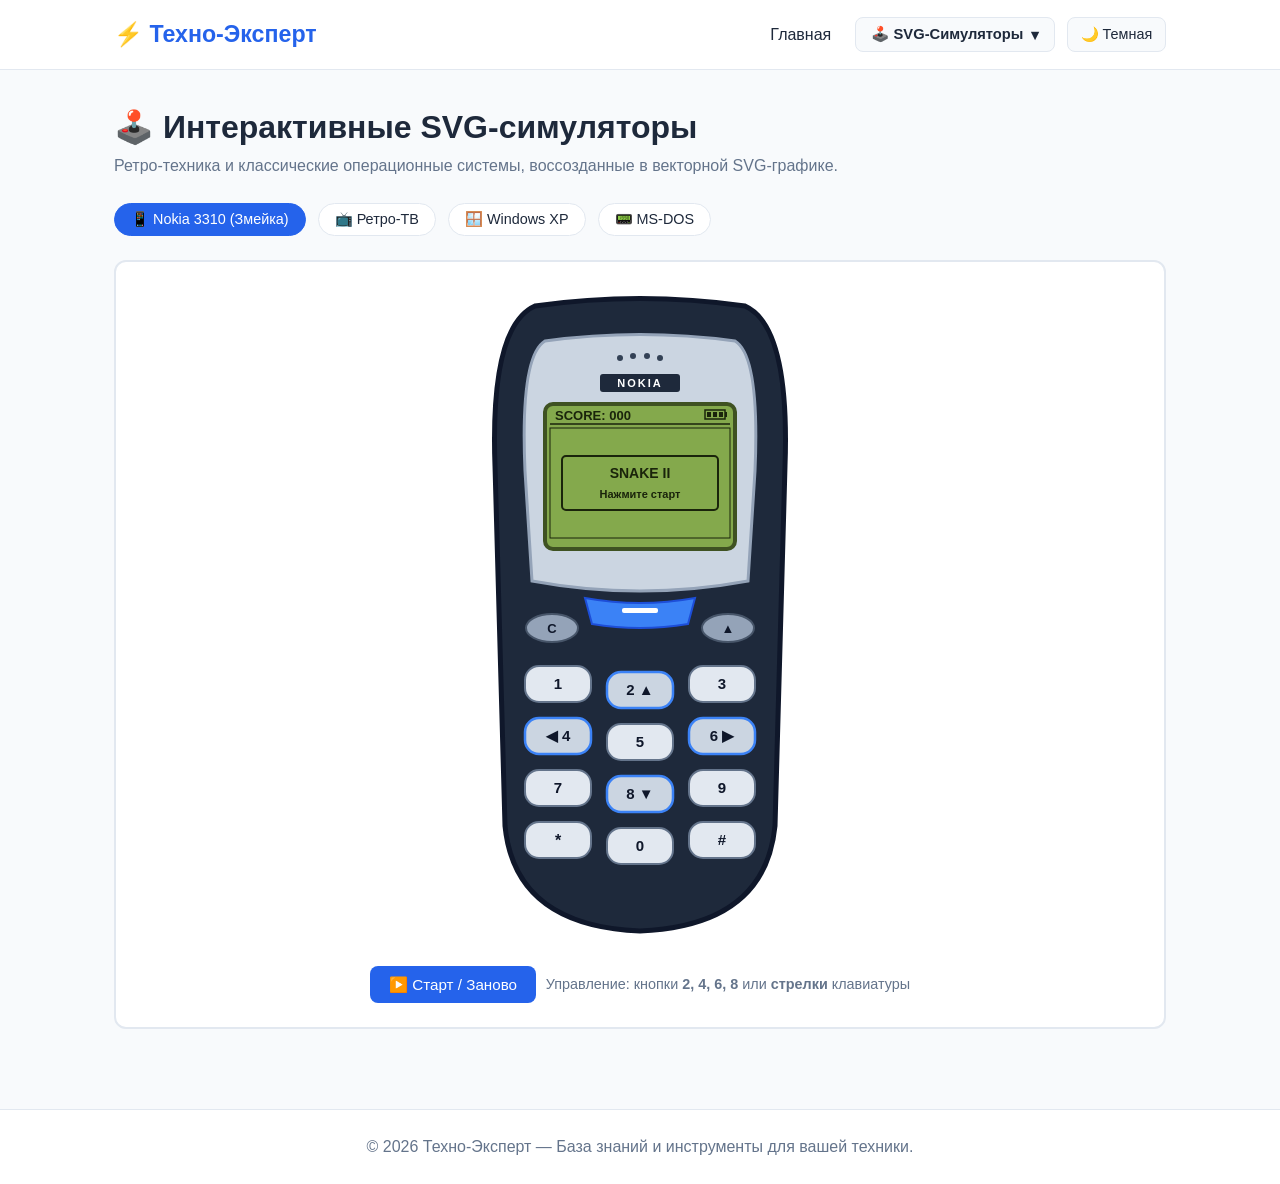
<file: simulators.html>
<!DOCTYPE html>
<html lang="ru">
<head>
    <meta charset="UTF-8">
    <meta name="viewport" content="width=device-width, initial-scale=1.0">
    <title>Симуляторы — Техно-Эксперт</title>
    <link rel="stylesheet" href="style.css">
    <style>
        .sim-tabs { display: flex; gap: 0.75rem; flex-wrap: wrap; margin: 1.5rem 0; }
        .sim-stage {
            background: var(--surface);
            border: 2px solid var(--border);
            border-radius: var(--radius);
            padding: 1.5rem;
            display: flex;
            flex-direction: column;
            align-items: center;
        }
        .svg-wrapper {
            width: 100%;
            max-width: 760px;
            border-radius: 12px;
            overflow: hidden;
            box-shadow: 0 12px 30px rgba(0,0,0,0.2);
            user-select: none;
        }
        .svg-wrapper.nokia-wrap { max-width: 340px; box-shadow: none; }
        .svg-wrapper svg { width: 100%; height: auto; display: block; }
        .sim-controls {
            margin-top: 1.25rem;
            display: flex;
            gap: 0.6rem;
            flex-wrap: wrap;
            justify-content: center;
            align-items: center;
        }
        .dos-input-bar {
            width: 100%;
            max-width: 760px;
            display: flex;
            gap: 0.5rem;
            margin-top: 0.75rem;
        }
        .dos-input-bar input {
            flex: 1;
            background: #0a0a0a;
            color: #22c55e;
            border: 1px solid #22c55e;
            padding: 0.65rem 1rem;
            font-family: Consolas, monospace;
            font-size: 1rem;
            border-radius: 8px;
            outline: none;
        }
        .svg-btn { cursor: pointer; }
        .svg-btn:hover { opacity: 0.85; }
    </style>
</head>
<body>
    <header id="site-header"></header>

    <main>
        <h1>🕹️ Интерактивные SVG-симуляторы</h1>
        <p style="color: var(--text-muted);">Ретро-техника и классические операционные системы, воссозданные в векторной SVG-графике.</p>

        <div class="sim-tabs">
            <button class="filter-btn active" onclick="switchSim('nokia', this)">📱 Nokia 3310 (Змейка)</button>
            <button class="filter-btn" onclick="switchSim('tv', this)">📺 Ретро-ТВ</button>
            <button class="filter-btn" onclick="switchSim('xp', this)">🪟 Windows XP</button>
            <button class="filter-btn" onclick="switchSim('dos', this)">📟 MS-DOS</button>
        </div>

        <!-- 1. NOKIA 3310 -->
        <section id="sim-nokia" class="sim-stage">
            <div class="svg-wrapper nokia-wrap">
                <svg viewBox="0 0 340 660" xmlns="http://w3.org">
                    <path d="M 65 20 Q 170 5 275 20 Q 320 40 315 180 L 305 540 Q 295 640 170 645 Q 45 640 35 540 L 25 180 Q 20 40 65 20 Z" fill="#1e293b" stroke="#0f172a" stroke-width="5"/>
                    <path d="M 75 55 Q 170 42 265 55 Q 290 70 285 185 L 278 295 Q 170 315 62 295 L 55 185 Q 50 70 75 55 Z" fill="#cbd5e1" stroke="#94a3b8" stroke-width="3"/>
                    <g fill="#334155">
                        <circle cx="150" cy="72" r="3"/><circle cx="163" cy="70" r="3"/>
                        <circle cx="177" cy="70" r="3"/><circle cx="190" cy="72" r="3"/>
                    </g>
                    <rect x="130" y="88" width="80" height="18" rx="3" fill="#1e293b"/>
                    <text x="170" y="101" fill="#ffffff" font-family="sans-serif" font-size="11" font-weight="900" letter-spacing="2" text-anchor="middle">NOKIA</text>

                    <!-- Экран LCD -->
                    <rect x="75" y="118" width="190" height="145" rx="8" fill="#84a94c" stroke="#3f5222" stroke-width="4"/>
                    <text id="nokia-score" x="85" y="134" fill="#1a240b" font-family="monospace" font-size="13" font-weight="bold">SCORE: 000</text>
                    <g fill="#1a240b">
                        <rect x="235" y="124" width="20" height="9" fill="none" stroke="#1a240b" stroke-width="1.5"/>
                        <rect x="255" y="126" width="2" height="5"/><rect x="237" y="126" width="4" height="5"/>
                        <rect x="243" y="126" width="4" height="5"/><rect x="249" y="126" width="4" height="5"/>
                    </g>
                    <line x1="80" y1="138" x2="260" y2="138" stroke="#1a240b" stroke-width="1.5"/>
                    <rect x="80" y="142" width="180" height="110" fill="none" stroke="#1a240b" stroke-width="1"/>
                    <g id="snake-board"></g>

                    <g id="nokia-overlay">
                        <rect x="92" y="170" width="156" height="54" rx="4" fill="#84a94c" stroke="#1a240b" stroke-width="2"/>
                        <text id="nokia-msg-1" x="170" y="192" fill="#1a240b" font-family="monospace" font-size="14" font-weight="bold" text-anchor="middle">SNAKE II</text>
                        <text id="nokia-msg-2" x="170" y="212" fill="#1a240b" font-family="monospace" font-size="11" font-weight="bold" text-anchor="middle">Нажмите старт</text>
                    </g>

                    <!-- Кнопки телефона -->
                    <g class="svg-btn" onclick="startSnakeGame()">
                        <path d="M 115 312 Q 170 322 225 312 L 218 338 Q 170 346 122 338 Z" fill="#3b82f6" stroke="#1d4ed8" stroke-width="2"/>
                        <rect x="152" y="322" width="36" height="5" rx="2" fill="#ffffff"/>
                    </g>
                    <g class="svg-btn" onclick="startSnakeGame()">
                        <ellipse cx="82" cy="342" rx="26" ry="14" fill="#94a3b8" stroke="#475569" stroke-width="2"/>
                        <text x="82" y="347" fill="#0f172a" font-size="13" font-weight="bold" text-anchor="middle">C</text>
                    </g>
                    <g class="svg-btn" onclick="setSnakeDir(0, -1)">
                        <ellipse cx="258" cy="342" rx="26" ry="14" fill="#94a3b8" stroke="#475569" stroke-width="2"/>
                        <text x="258" y="347" fill="#0f172a" font-size="13" font-weight="bold" text-anchor="middle">▲</text>
                    </g>

                    <!-- Клавиши 1-9, *, 0, # -->
                    <g class="svg-btn" onclick="startSnakeGame()">
                        <rect x="55" y="380" width="66" height="36" rx="14" fill="#e2e8f0" stroke="#64748b" stroke-width="2"/>
                        <text x="88" y="403" fill="#0f172a" font-size="15" font-weight="bold" text-anchor="middle">1</text>
                    </g>
                    <g class="svg-btn" onclick="setSnakeDir(0, -1)">
                        <rect x="137" y="386" width="66" height="36" rx="14" fill="#cbd5e1" stroke="#3b82f6" stroke-width="2.5"/>
                        <text x="170" y="409" fill="#0f172a" font-size="15" font-weight="bold" text-anchor="middle">2 ▲</text>
                    </g>
                    <g class="svg-btn" onclick="startSnakeGame()">
                        <rect x="219" y="380" width="66" height="36" rx="14" fill="#e2e8f0" stroke="#64748b" stroke-width="2"/>
                        <text x="252" y="403" fill="#0f172a" font-size="15" font-weight="bold" text-anchor="middle">3</text>
                    </g>

                    <g class="svg-btn" onclick="setSnakeDir(-1, 0)">
                        <rect x="55" y="432" width="66" height="36" rx="14" fill="#cbd5e1" stroke="#3b82f6" stroke-width="2.5"/>
                        <text x="88" y="455" fill="#0f172a" font-size="15" font-weight="bold" text-anchor="middle">◀ 4</text>
                    </g>
                    <g class="svg-btn" onclick="startSnakeGame()">
                        <rect x="137" y="438" width="66" height="36" rx="14" fill="#e2e8f0" stroke="#64748b" stroke-width="2"/>
                        <text x="170" y="461" fill="#0f172a" font-size="15" font-weight="bold" text-anchor="middle">5</text>
                    </g>
                    <g class="svg-btn" onclick="setSnakeDir(1, 0)">
                        <rect x="219" y="432" width="66" height="36" rx="14" fill="#cbd5e1" stroke="#3b82f6" stroke-width="2.5"/>
                        <text x="252" y="455" fill="#0f172a" font-size="15" font-weight="bold" text-anchor="middle">6 ▶</text>
                    </g>

                    <rect x="55" y="484" width="66" height="36" rx="14" fill="#e2e8f0" stroke="#64748b" stroke-width="2"/>
                    <text x="88" y="507" fill="#0f172a" font-size="15" font-weight="bold" text-anchor="middle">7</text>

                    <g class="svg-btn" onclick="setSnakeDir(0, 1)">
                        <rect x="137" y="490" width="66" height="36" rx="14" fill="#cbd5e1" stroke="#3b82f6" stroke-width="2.5"/>
                        <text x="170" y="513" fill="#0f172a" font-size="15" font-weight="bold" text-anchor="middle">8 ▼</text>
                    </g>

                    <rect x="219" y="484" width="66" height="36" rx="14" fill="#e2e8f0" stroke="#64748b" stroke-width="2"/>
                    <text x="252" y="507" fill="#0f172a" font-size="15" font-weight="bold" text-anchor="middle">9</text>

                    <rect x="55" y="536" width="66" height="36" rx="14" fill="#e2e8f0" stroke="#64748b" stroke-width="2"/>
                    <text x="88" y="560" fill="#0f172a" font-size="16" font-weight="bold" text-anchor="middle">*</text>
                    <rect x="137" y="542" width="66" height="36" rx="14" fill="#e2e8f0" stroke="#64748b" stroke-width="2"/>
                    <text x="170" y="565" fill="#0f172a" font-size="15" font-weight="bold" text-anchor="middle">0</text>
                    <rect x="219" y="536" width="66" height="36" rx="14" fill="#e2e8f0" stroke="#64748b" stroke-width="2"/>
                    <text x="252" y="559" fill="#0f172a" font-size="15" font-weight="bold" text-anchor="middle">#</text>
                </svg>
            </div>
            <div class="sim-controls">
                <button class="btn" onclick="startSnakeGame()">▶️ Старт / Заново</button>
                <span style="color: var(--text-muted); font-size: 0.9rem;">Управление: кнопки <b>2, 4, 6, 8</b> или <b>стрелки</b> клавиатуры</span>
            </div>
        </section>

        <!-- 2. РЕТРО-ТВ -->
        <section id="sim-tv" class="sim-stage" style="display: none;">
            <div class="svg-wrapper">
                <svg viewBox="0 0 800 540" xmlns="http://w3.org">
                    <defs>
                        <radialGradient id="crtGlow" cx="50%" cy="50%" r="60%">
                            <stop offset="0%" stop-color="#ffffff" stop-opacity="0.15"/>
                            <stop offset="100%" stop-color="#000000" stop-opacity="0.45"/>
                        </radialGradient>
                        <pattern id="scanlines" width="4" height="4" patternUnits="userSpaceOnUse">
                            <rect width="4" height="2" fill="#000" fill-opacity="0.22"/>
                        </pattern>
                        <clipPath id="screenClip"><rect x="95" y="135" width="490" height="330" rx="28"/></clipPath>
                    </defs>
                    <line x1="360" y1="100" x2="230" y2="15" stroke="#64748b" stroke-width="6" stroke-linecap="round"/>
                    <circle cx="230" cy="15" r="7" fill="#94a3b8"/>
                    <line x1="410" y1="100" x2="540" y2="20" stroke="#64748b" stroke-width="6" stroke-linecap="round"/>
                    <circle cx="540" cy="20" r="7" fill="#94a3b8"/>
                    <path d="M 330 100 Q 385 75 440 100 Z" fill="#334155"/>
                    <rect x="60" y="100" width="680" height="400" rx="36" fill="#334155" stroke="#1e293b" stroke-width="6"/>
                    <rect x="75" y="115" width="650" height="370" rx="28" fill="#475569"/>
                    <rect x="88" y="128" width="504" height="344" rx="32" fill="#0f172a"/>
                    <g clip-path="url(#screenClip)">
                        <rect id="tv-bg" x="95" y="135" width="490" height="330" fill="#090d16"/>
                        <g id="tv-channel-content"></g>
                        <rect x="95" y="135" width="490" height="330" fill="url(#scanlines)" pointer-events="none"/>
                        <rect x="95" y="135" width="490" height="330" fill="url(#crtGlow)" pointer-events="none"/>
                        <g id="tv-osd">
                            <text id="tv-ch-label" x="555" y="175" fill="#22c55e" font-family="monospace" font-size="26" font-weight="bold" text-anchor="end">CH 01</text>
                            <text id="tv-vol-label" x="125" y="440" fill="#22c55e" font-family="monospace" font-size="20" font-weight="bold">VOL ||||||----</text>
                        </g>
                    </g>
                    <rect x="605" y="135" width="105" height="330" rx="14" fill="#1e293b"/>
                    <g fill="#0f172a">
                        <rect x="620" y="155" width="75" height="6" rx="3"/><rect x="620" y="168" width="75" height="6" rx="3"/>
                        <rect x="620" y="181" width="75" height="6" rx="3"/><rect x="620" y="194" width="75" height="6" rx="3"/>
                    </g>
                    <g class="svg-btn" onclick="tvChangeChannel(1)">
                        <rect x="622" y="240" width="70" height="34" rx="8" fill="#3b82f6"/>
                        <text x="657" y="262" fill="white" font-size="14" font-weight="bold" text-anchor="middle">CH +</text>
                    </g>
                    <g class="svg-btn" onclick="tvChangeChannel(-1)">
                        <rect x="622" y="282" width="70" height="34" rx="8" fill="#3b82f6"/>
                        <text x="657" y="304" fill="white" font-size="14" font-weight="bold" text-anchor="middle">CH -</text>
                    </g>
                    <g class="svg-btn" onclick="tvChangeVolume(1)">
                        <rect x="622" y="328" width="32" height="30" rx="6" fill="#64748b"/>
                        <text x="638" y="348" fill="white" font-size="14" font-weight="bold" text-anchor="middle">V+</text>
                    </g>
                    <g class="svg-btn" onclick="tvChangeVolume(-1)">
                        <rect x="660" y="328" width="32" height="30" rx="6" fill="#64748b"/>
                        <text x="676" y="348" fill="white" font-size="14" font-weight="bold" text-anchor="middle">V-</text>
                    </g>
                    <circle id="tv-led" cx="657" cy="382" r="5" fill="#22c55e"/>
                    <g class="svg-btn" onclick="tvTogglePower()">
                        <rect x="622" y="400" width="70" height="44" rx="10" fill="#ef4444"/>
                        <text x="657" y="427" fill="white" font-size="13" font-weight="bold" text-anchor="middle">POWER</text>
                    </g>
                    <rect x="140" y="500" width="60" height="20" rx="6" fill="#1e293b"/>
                    <rect x="600" y="500" width="60" height="20" rx="6" fill="#1e293b"/>
                </svg>
            </div>
            <div class="sim-controls">
                <button class="btn" onclick="tvTogglePower()">⏻ Вкл / Выкл</button>
                <button class="btn btn-outline" onclick="tvChangeChannel(1)">📺 Следующий канал</button>
                <button class="btn btn-outline" onclick="tvChangeVolume(1)">🔊 Громкость +</button>
            </div>
        </section>

        <!-- 3. WINDOWS XP -->
        <section id="sim-xp" class="sim-stage" style="display: none;">
            <div class="svg-wrapper">
                <svg viewBox="0 0 800 500" xmlns="http://w3.org">
                    <defs>
                        <linearGradient id="xpSky" x1="0" y1="0" x2="0" y2="1"><stop offset="0%" stop-color="#1e62d0"/><stop offset="100%" stop-color="#68a8f8"/></linearGradient>
                        <linearGradient id="xpHillBack" x1="0" y1="0" x2="0" y2="1"><stop offset="0%" stop-color="#48a828"/><stop offset="100%" stop-color="#2b7514"/></linearGradient>
                        <linearGradient id="xpHillFront" x1="0" y1="0" x2="0" y2="1"><stop offset="0%" stop-color="#68c938"/><stop offset="100%" stop-color="#3a911d"/></linearGradient>
                        <linearGradient id="xpTaskbar" x1="0" y1="0" x2="0" y2="1"><stop offset="0%" stop-color="#3168d5"/><stop offset="100%" stop-color="#1f4eb3"/></linearGradient>
                        <linearGradient id="xpStartBtn" x1="0" y1="0" x2="0" y2="1"><stop offset="0%" stop-color="#52b848"/><stop offset="100%" stop-color="#287a20"/></linearGradient>
                        <linearGradient id="xpWinTitle" x1="0" y1="0" x2="0" y2="1"><stop offset="0%" stop-color="#0997ff"/><stop offset="100%" stop-color="#0053ee"/></linearGradient>
                    </defs>
                    <rect width="800" height="464" fill="url(#xpSky)"/>
                    <g fill="#ffffff" opacity="0.85">
                        <ellipse cx="180" cy="95" rx="70" ry="22"/><ellipse cx="220" cy="85" rx="50" ry="20"/><ellipse cx="580" cy="110" rx="85" ry="24"/>
                    </g>
                    <path d="M 0 310 Q 320 220 800 320 L 800 464 L 0 464 Z" fill="url(#xpHillBack)"/>
                    <path d="M -50 370 Q 450 250 850 390 L 850 464 L -50 464 Z" fill="url(#xpHillFront)"/>

                    <g class="svg-btn" onclick="xpOpenWindow('mycomp')">
                        <rect x="28" y="25" width="44" height="34" rx="4" fill="#cbd5e1" stroke="#1e293b" stroke-width="2"/>
                        <rect x="33" y="30" width="34" height="22" fill="#38bdf8"/>
                        <rect x="22" y="61" width="56" height="8" rx="2" fill="#94a3b8"/>
                        <text x="50" y="84" fill="white" font-size="12" font-weight="bold" text-anchor="middle" style="text-shadow: 1px 1px 2px #000;">Мой компьютер</text>
                    </g>
                    <g class="svg-btn" onclick="xpOpenWindow('docs')">
                        <path d="M 30 120 L 45 120 L 50 126 L 72 126 L 72 156 L 30 156 Z" fill="#facc15" stroke="#ca8a04" stroke-width="2"/>
                        <text x="50" y="174" fill="white" font-size="12" font-weight="bold" text-anchor="middle" style="text-shadow: 1px 1px 2px #000;">Техно-Гид.txt</text>
                    </g>
                    <g class="svg-btn" onclick="xpOpenWindow('trash')">
                        <polygon points="34,210 66,210 62,250 38,250" fill="#e2e8f0" stroke="#475569" stroke-width="2"/>
                        <text x="50" y="268" fill="white" font-size="12" font-weight="bold" text-anchor="middle" style="text-shadow: 1px 1px 2px #000;">Корзина</text>
                    </g>

                    <g id="xp-window" transform="translate(180, 65)">
                        <rect x="4" y="4" width="460" height="300" rx="8" fill="rgba(0,0,0,0.35)"/>
                        <rect width="460" height="300" rx="8" fill="#ece9d8" stroke="#0053ee" stroke-width="3"/>
                        <path d="M 0 8 Q 0 0 8 0 L 452 0 Q 460 0 460 8 L 460 32 L 0 32 Z" fill="url(#xpWinTitle)"/>
                        <text id="xp-win-title" x="14" y="21" fill="white" font-size="14" font-weight="bold">Мой компьютер</text>
                        <g class="svg-btn" onclick="xpCloseWindow()">
                            <rect x="430" y="5" width="22" height="22" rx="4" fill="#e0433e" stroke="white" stroke-width="1.5"/>
                            <text x="441" y="21" fill="white" font-size="14" font-weight="bold" text-anchor="middle">✕</text>
                        </g>
                        <rect x="8" y="38" width="444" height="252" fill="#ffffff" stroke="#aca899"/>
                        <g id="xp-win-body"></g>
                    </g>

                    <g id="xp-start-menu" style="display: none;" transform="translate(0, 214)">
                        <rect width="240" height="250" rx="6" fill="#ffffff" stroke="#0053ee" stroke-width="2"/>
                        <rect width="240" height="44" fill="url(#xpWinTitle)"/>
                        <circle cx="24" cy="22" r="14" fill="#facc15" stroke="white" stroke-width="2"/>
                        <text x="48" y="27" fill="white" font-size="15" font-weight="bold">Техно-Эксперт</text>
                        <g class="svg-btn" onclick="xpOpenWindow('mycomp'); xpToggleStart();">
                            <rect x="8" y="54" width="224" height="34" rx="4" fill="#eff6ff"/>
                            <text x="20" y="76" fill="#1e293b" font-size="14" font-weight="bold">💻 Мой компьютер</text>
                        </g>
                        <g class="svg-btn" onclick="xpOpenWindow('docs'); xpToggleStart();">
                            <rect x="8" y="96" width="224" height="34" rx="4" fill="#eff6ff"/>
                            <text x="20" y="118" fill="#1e293b" font-size="14" font-weight="bold">📄 Техно-Гид.txt</text>
                        </g>
                        <g class="svg-btn" onclick="xpOpenWindow('error'); xpToggleStart();">
                            <rect x="8" y="138" width="224" height="34" rx="4" fill="#fef2f2"/>
                            <text x="20" y="160" fill="#dc2626" font-size="14" font-weight="bold">⚠️ Вызвать ошибку XP</text>
                        </g>
                    </g>

                    <rect y="464" width="800" height="36" fill="url(#xpTaskbar)"/>
                    <g class="svg-btn" onclick="xpToggleStart()">
                        <path d="M 0 464 L 105 464 Q 118 482 105 500 L 0 500 Z" fill="url(#xpStartBtn)"/>
                        <text x="52" y="488" fill="white" font-size="17" font-weight="bold" font-style="italic" text-anchor="middle">⊞ пуск</text>
                    </g>
                    <rect x="705" y="464" width="95" height="36" fill="#1290e8"/>
                    <text id="xp-clock" x="752" y="487" fill="white" font-size="14" font-weight="bold" text-anchor="middle">12:00</text>
                </svg>
            </div>
            <div class="sim-controls">
                <button class="btn" onclick="xpToggleStart()">⊞ Открыть Пуск</button>
                <button class="btn btn-outline" onclick="xpOpenWindow('mycomp')">💻 Мой компьютер</button>
                <button class="btn btn-outline" onclick="xpOpenWindow('error')">⚠️ Ошибка Windows</button>
            </div>
        </section>

        <!-- 4. MS-DOS -->
        <section id="sim-dos" class="sim-stage" style="display: none;">
            <div class="svg-wrapper">
                <svg viewBox="0 0 800 460" xmlns="http://w3.org">
                    <defs>
                        <pattern id="dosGrid" width="3" height="3" patternUnits="userSpaceOnUse">
                            <rect width="3" height="1" fill="#000" fill-opacity="0.35"/>
                        </pattern>
                    </defs>
                    <rect width="800" height="460" rx="20" fill="#d6d3c9" stroke="#a8a29e" stroke-width="4"/>
                    <rect x="28" y="24" width="744" height="390" rx="16" fill="#1c1917"/>
                    <rect x="42" y="38" width="716" height="362" rx="10" fill="#050805"/>
                    <g id="dos-lines" font-family="Consolas, monospace" font-size="18" fill="#22c55e"></g>
                    <rect x="42" y="38" width="716" height="362" rx="10" fill="url(#dosGrid)" pointer-events="none"/>
                    <circle cx="715" cy="436" r="5" fill="#22c55e"/>
                    <text x="698" y="441" fill="#57534e" font-size="12" font-weight="bold" text-anchor="end">TURBO / HDD</text>
                </svg>
            </div>
            <div class="dos-input-bar">
                <input type="text" id="dos-cmd" placeholder="Введите команду (help, dir, ver, matrix, cls) и нажмите Enter..." onkeydown="if(event.key==='Enter') runDosCommand()">
                <button class="btn" onclick="runDosCommand()">Enter ↵</button>
            </div>
            <div class="sim-controls">
                <button class="btn btn-outline" onclick="quickDos('help')">help</button>
                <button class="btn btn-outline" onclick="quickDos('dir')">dir</button>
                <button class="btn btn-outline" onclick="quickDos('ver')">ver</button>
                <button class="btn btn-outline" onclick="quickDos('matrix')">matrix</button>
                <button class="btn btn-outline" onclick="quickDos('cls')">cls</button>
            </div>
        </section>
    </main>

    <footer id="site-footer"></footer>

    <script src="data.js"></script>
    <script src="simulators.js"></script>
</body>
</html>
</file>
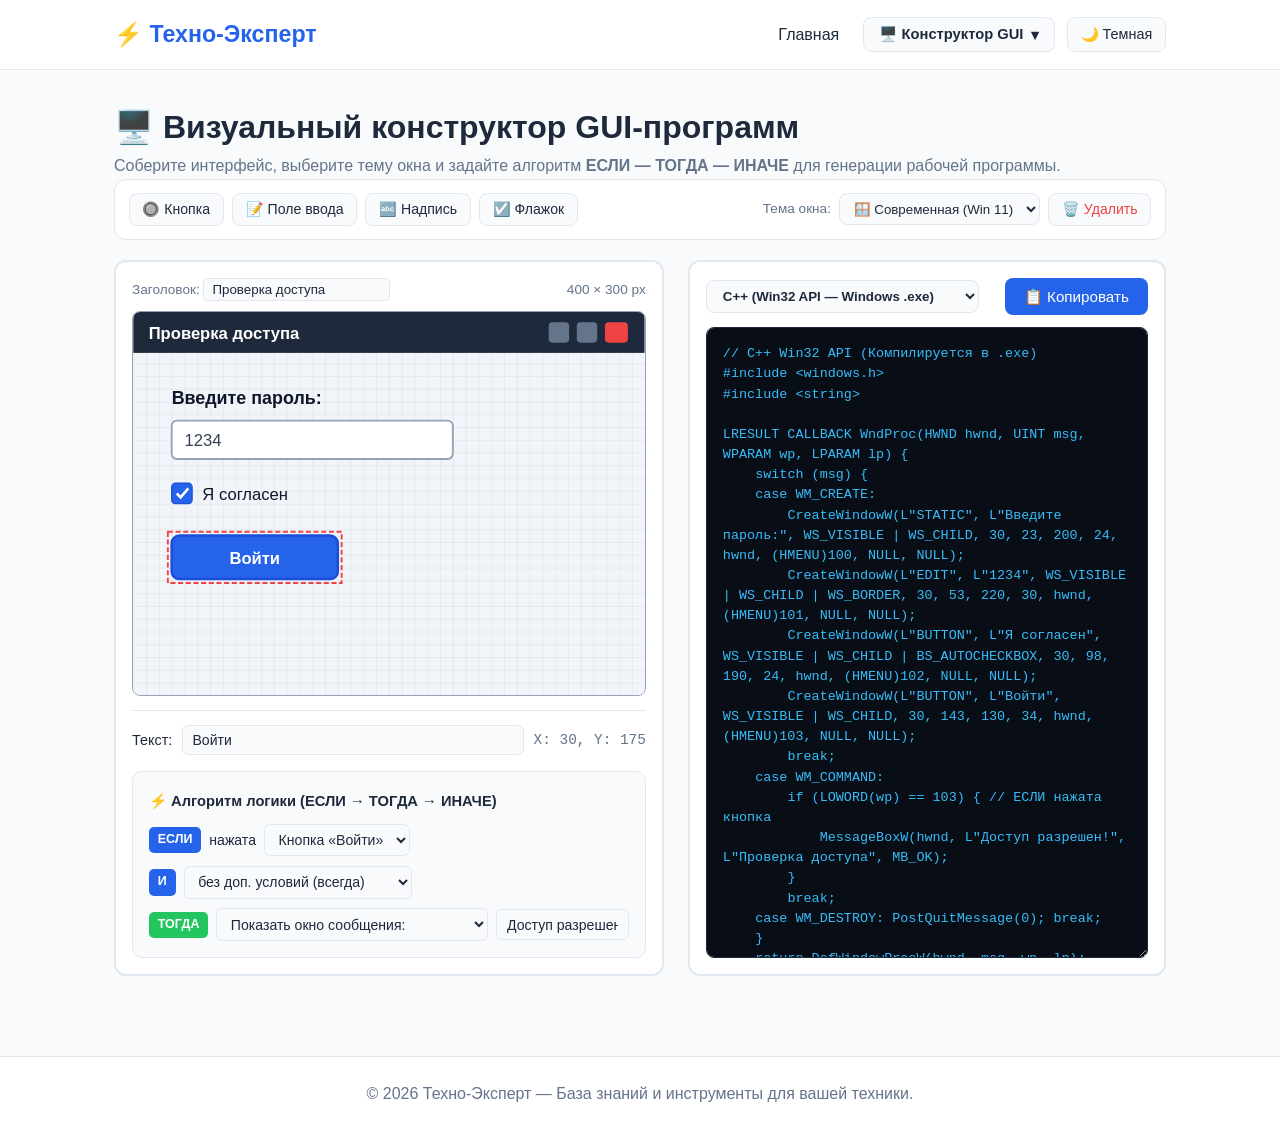
<file: svg-editor.html>
<!DOCTYPE html>
<html lang="ru">
<head>
    <meta charset="UTF-8">
    <meta name="viewport" content="width=device-width, initial-scale=1.0">
    <title>Конструктор GUI-программ — Техно-Эксперт</title>
    <link rel="stylesheet" href="style.css">
    <style>
        .builder-layout {
            display: grid;
            grid-template-columns: 1.15fr 1fr;
            gap: 1.5rem;
            margin-top: 1.25rem;
        }
        @media (max-width: 920px) {
            .builder-layout { grid-template-columns: 1fr; }
        }
        .toolbar {
            display: flex;
            gap: 0.5rem;
            flex-wrap: wrap;
            align-items: center;
            margin-bottom: 1rem;
            background: var(--surface);
            padding: 0.85rem;
            border: 1px solid var(--border);
            border-radius: var(--radius);
        }
        .tool-btn {
            background: var(--bg);
            border: 1px solid var(--border);
            color: var(--text);
            padding: 0.45rem 0.8rem;
            border-radius: 8px;
            cursor: pointer;
            font-weight: 500;
            font-size: 0.88rem;
        }
        .tool-btn:hover { border-color: var(--primary); }
        .canvas-box {
            background: var(--surface);
            border: 2px solid var(--border);
            border-radius: var(--radius);
            padding: 1rem;
            display: flex;
            flex-direction: column;
        }
        #gui-svg {
            width: 100%;
            aspect-ratio: 4 / 3;
            border-radius: 8px;
            cursor: default;
            user-select: none;
            border: 1px solid #94a3b8;
        }
        .props-bar {
            display: flex;
            gap: 0.6rem;
            flex-wrap: wrap;
            align-items: center;
            margin-top: 0.85rem;
            padding-top: 0.85rem;
            border-top: 1px solid var(--border);
            font-size: 0.9rem;
        }
        .props-bar input, .logic-box select, .logic-box input {
            padding: 0.4rem 0.6rem;
            border: 1px solid var(--border);
            border-radius: 6px;
            background: var(--bg);
            color: var(--text);
            font-size: 0.88rem;
        }
        .logic-box {
            margin-top: 1rem;
            background: var(--bg);
            border: 1px solid var(--border);
            border-radius: 10px;
            padding: 1rem;
        }
        .logic-row {
            display: flex;
            gap: 0.5rem;
            flex-wrap: wrap;
            align-items: center;
            margin-top: 0.6rem;
            font-size: 0.88rem;
        }
        .logic-badge {
            background: var(--primary);
            color: white;
            font-weight: 700;
            padding: 0.2rem 0.55rem;
            border-radius: 5px;
            font-size: 0.78rem;
        }
        .logic-badge.else { background: #ef4444; }
        .logic-badge.then { background: #22c55e; }
        .code-panel {
            background: var(--surface);
            border: 2px solid var(--border);
            border-radius: var(--radius);
            padding: 1rem;
            display: flex;
            flex-direction: column;
        }
        .code-header {
            display: flex;
            justify-content: space-between;
            align-items: center;
            gap: 0.5rem;
            flex-wrap: wrap;
            margin-bottom: 0.75rem;
        }
        #code-output {
            width: 100%;
            flex: 1;
            min-height: 440px;
            background: #090d16;
            color: #38bdf8;
            font-family: "JetBrains Mono", Consolas, monospace;
            font-size: 0.84rem;
            line-height: 1.5;
            padding: 1rem;
            border-radius: 8px;
            border: 1px solid #1e293b;
            resize: vertical;
        }
        .widget-item { cursor: move; }
    </style>
</head>
<body>
    <header id="site-header"></header>

    <main>
        <h1>🖥️ Визуальный конструктор GUI-программ</h1>
        <p style="color: var(--text-muted);">Соберите интерфейс, выберите тему окна и задайте алгоритм <b>ЕСЛИ — ТОГДА — ИНАЧЕ</b> для генерации рабочей программы.</p>

        <!-- Панель виджетов и тем -->
        <div class="toolbar">
            <button class="tool-btn" onclick="addWidget('button')">🔘 Кнопка</button>
            <button class="tool-btn" onclick="addWidget('input')">📝 Поле ввода</button>
            <button class="tool-btn" onclick="addWidget('label')">🔤 Надпись</button>
            <button class="tool-btn" onclick="addWidget('checkbox')">☑️ Флажок</button>

            <div style="margin-left: auto; display: flex; gap: 0.5rem; align-items: center; flex-wrap: wrap;">
                <span style="font-size: 0.85rem; color: var(--text-muted);">Тема окна:</span>
                <select id="win-theme" onchange="renderDesigner()" style="padding: 0.4rem 0.6rem; border-radius: 8px; border: 1px solid var(--border); background: var(--bg); color: var(--text); font-weight: 500;">
                    <option value="modern">🪟 Современная (Win 11)</option>
                    <option value="win95">📟 Ретро Windows 95 / 98</option>
                    <option value="dos">💾 Ретро MS-DOS (BGI)</option>
                    <option value="dark">🌙 Темная (Dark Studio)</option>
                </select>
                <button class="tool-btn" onclick="deleteSelected()" style="color: #ef4444;">🗑️ Удалить</button>
            </div>
        </div>

        <div class="builder-layout">
            <!-- Левая часть: SVG-макет и логика -->
            <div class="canvas-box">
                <div style="display: flex; justify-content: space-between; align-items: center; margin-bottom: 0.6rem; font-size: 0.85rem; color: var(--text-muted);">
                    <span>Заголовок: <input type="text" id="win-title" value="Проверка доступа" oninput="renderDesigner()" style="padding: 0.2rem 0.5rem; border-radius: 4px; border: 1px solid var(--border); background: var(--bg); color: var(--text);"></span>
                    <span>400 × 300 px</span>
                </div>

                <svg id="gui-svg" viewBox="0 0 400 300" xmlns="http://w3.org">
                    <defs>
                        <pattern id="winGrid" width="10" height="10" patternUnits="userSpaceOnUse">
                            <path d="M 10 0 L 0 0 0 10" fill="none" stroke="rgba(100,116,139,0.22)" stroke-width="0.6"/>
                        </pattern>
                    </defs>
                    <rect id="svg-win-bg" width="400" height="300" fill="#f1f5f9"/>
                    <rect y="32" width="400" height="268" fill="url(#winGrid)"/>
                    <rect id="svg-win-bar" width="400" height="32" fill="#1e293b"/>
                    <text id="svg-win-title" x="12" y="21" fill="#ffffff" font-family="sans-serif" font-size="13" font-weight="bold">Проверка доступа</text>
                    <g id="svg-win-controls">
                        <rect x="325" y="8" width="16" height="16" rx="3" fill="#64748b"/>
                        <rect x="347" y="8" width="16" height="16" rx="3" fill="#64748b"/>
                        <rect x="369" y="8" width="18" height="16" rx="3" fill="#ef4444"/>
                    </g>
                    <g id="widgets-layer"></g>
                </svg>

                <!-- Свойства выбранного элемента -->
                <div class="props-bar">
                    <span>Текст:</span>
                    <input type="text" id="prop-text" oninput="updateSelectedText(this.value)" style="flex: 1; min-width: 130px;">
                    <span id="prop-coords" style="color: var(--text-muted); font-family: monospace;">X: 0, Y: 0</span>
                </div>

                <!-- Блок алгоритма ЕСЛИ - ТОГДА - ИНАЧЕ -->
                <div class="logic-box">
                    <strong style="font-size: 0.92rem;">⚡ Алгоритм логики (ЕСЛИ → ТОГДА → ИНАЧЕ)</strong>
                    <div class="logic-row">
                        <span class="logic-badge">ЕСЛИ</span>
                        <span>нажата</span>
                        <select id="logic-trigger" onchange="saveLogic()"></select>
                    </div>
                    <div class="logic-row">
                        <span class="logic-badge">И</span>
                        <select id="logic-cond-type" onchange="saveLogic()">
                            <option value="always">без доп. условий (всегда)</option>
                            <option value="not_empty">поле ввода не пустое</option>
                            <option value="equals">поле ввода равно тексту:</option>
                            <option value="checked">флажок (CheckBox) отмечен</option>
                        </select>
                        <input type="text" id="logic-cond-val" value="1234" placeholder="Значение..." oninput="saveLogic()" style="width: 110px;">
                    </div>
                    <div class="logic-row">
                        <span class="logic-badge then">ТОГДА</span>
                        <select id="logic-then-act" onchange="saveLogic()">
                            <option value="msgbox">Показать окно сообщения:</option>
                            <option value="set_label">Изменить текст надписи (Label) на:</option>
                            <option value="clear_input">Очистить поле ввода</option>
                            <option value="exit">Закрыть программу</option>
                        </select>
                        <input type="text" id="logic-then-val" value="Доступ разрешен!" oninput="saveLogic()" style="flex: 1; min-width: 130px;">
                    </div>
                    <div class="logic-row" id="logic-else-row">
                        <span class="logic-badge else">ИНАЧЕ</span>
                        <span>показать ошибку:</span>
                        <input type="text" id="logic-else-val" value="Ошибка! Проверьте ввод." oninput="saveLogic()" style="flex: 1; min-width: 130px;">
                    </div>
                </div>
            </div>

            <!-- Правая часть: Исходный код программы -->
            <div class="code-panel">
                <div class="code-header">
                    <select id="lang-select" onchange="generateProgramCode()" style="padding: 0.45rem 0.75rem; border-radius: 8px; border: 1px solid var(--border); background: var(--bg); color: var(--text); font-weight: 600;">
                        <optgroup label="Десктоп (Windows / Linux / macOS)">
                            <option value="cpp_win32">C++ (Win32 API — Windows .exe)</option>
                            <option value="python_tk">Python (Tkinter)</option>
                            <option value="python_qt">Python (PyQt6 — Linux / macOS)</option>
                            <option value="csharp_wf">C# (Windows Forms)</option>
                        </optgroup>
                        <optgroup label="Ретро-системы (DOS / Win9x)">
                            <option value="vb6">Visual Basic 6.0 (Форма .FRM)</option>
                            <option value="pascal_dos">Turbo Pascal 7.0 (DOS Graph)</option>
                            <option value="qbasic">QBasic / QuickBASIC (DOS)</option>
                        </optgroup>
                        <optgroup label="Игры и графика">
                            <option value="cpp_imgui">C++ (Dear ImGui)</option>
                            <option value="lua_love">Lua (LÖVE 2D)</option>
                        </optgroup>
                    </select>
                    <button class="btn" id="copy-code-btn" onclick="copyGeneratedCode()">📋 Копировать</button>
                </div>
                <textarea id="code-output" readonly spellcheck="false"></textarea>
            </div>
        </div>
    </main>

    <footer id="site-footer"></footer>

    <script src="data.js"></script>
    <script src="svg-editor.js"></script>
</body>
</html>
</file>
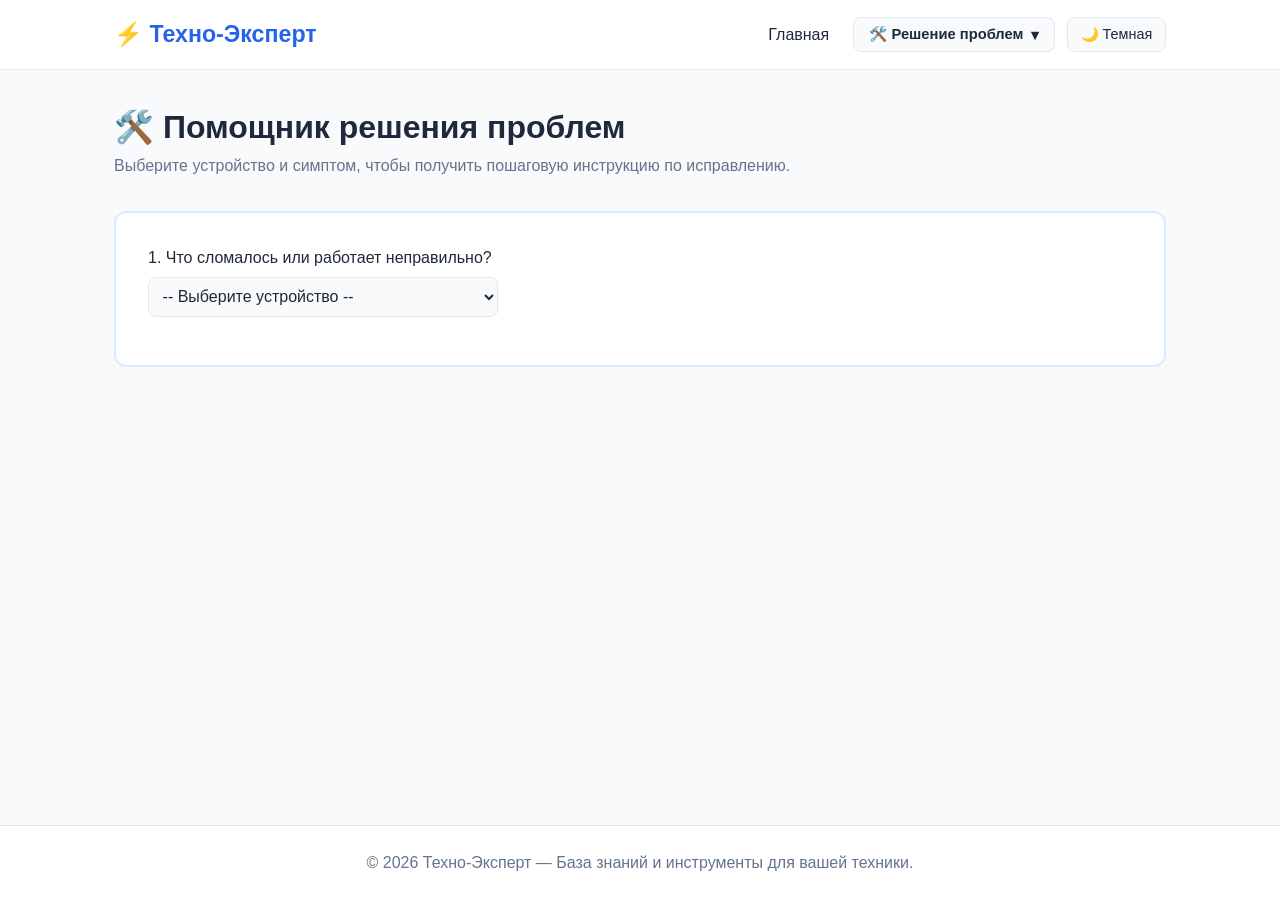
<file: troubleshooting.html>
<!DOCTYPE html>
<html lang="ru">

<head>
    <meta charset="UTF-8">
    <meta name="viewport" content="width=device-width, initial-scale=1.0">
    <title>Решение проблем — Техно-Эксперт</title>
    <link rel="stylesheet" href="style.css">
</head>

<body>
    <header id="site-header"></header>

    <main>
        <h1>🛠️ Помощник решения проблем</h1>
        <p style="color: var(--text-muted);">Выберите устройство и симптом, чтобы получить пошаговую инструкцию по
            исправлению.</p>

        <section class="tool-box">
            <div class="form-group">
                <label for="device-select">1. Что сломалось или работает неправильно?</label>
                <select id="device-select" onchange="updateSymptoms()">
                    <option value="">-- Выберите устройство --</option>
                    <option value="pc">Компьютер / Ноутбук</option>
                    <option value="tv">Телевизор</option>
                    <option value="wifi">Интернет / Wi-Fi роутер</option>
                </select>
            </div>

            <div class="form-group" id="symptom-group" style="display: none;">
                <label for="symptom-select">2. В чем заключается проблема?</label>
                <select id="symptom-select" onchange="showSolution()"></select>
            </div>

            <div id="solution-box" class="result-box"></div>
        </section>
    </main>

    <footer id="site-footer"></footer>

    <script src="data.js"></script>
    <script>
        const PROBLEMS_DB = {
            pc: {
                "no-image": {
                    title: "ПК включается, вентиляторы крутятся, но нет изображения",
                    steps: [
                        "Проверьте, вставлен ли кабель монитора в <b>видеокарту</b>, а не в разъём материнской платы.",
                        "Вытащите планки оперативной памяти (ОЗУ), протрите контакты ластиком и вставьте плотно до щелчка.",
                        "Отключите ПК от розетки и вытащите круглую батарейку CMOS на материнской плате на 2 минуты для сброса BIOS."
                    ]
                },
                "slow-boot": {
                    title: "Компьютер стал очень долго загружаться и тормозить",
                    steps: [
                        "Откройте Диспетчер задач (Ctrl + Shift + Esc) → вкладка «Автозагрузка» и отключите лишние программы.",
                        "Проверьте свободное место на диске C: — должно быть свободно минимум 15 ГБ.",
                        "Проверьте температуру процессора (например, программой HWMonitor) — возможно, высохла термопаста."
                    ]
                }
            },
            tv: {
                "no-wifi": {
                    title: "Телевизор не подключается к Wi-Fi или пишет «Без доступа к интернету»",
                    steps: [
                        "Зайдите в настройки даты и времени телевизора и включите «Автоматически» (из-за сбитой даты блокируется доступ в сеть).",
                        "Отключите телевизор и роутер из розетки на 1 минуту, затем включите снова.",
                        "Попробуйте подключить ТВ к частоте 2.4 ГГц вместо 5 ГГц, если роутер стоит далеко."
                    ]
                },
                "sound-no-pic": {
                    title: "Звук есть, каналы переключаются, но экран черный",
                    steps: [
                        "Посветите фонариком телефона вплотную к экрану. Если видно тусклое изображение — перегорела светодиодная подсветка.",
                        "Отключите все HDMI-кабели и перезагрузите ТВ по питанию.",
                        "Если проблема с подсветкой подтвердилась — требуется замена светодиодных линеек в сервисе."
                    ]
                }
            },
            wifi: {
                "low-speed": {
                    title: "Низкая скорость интернета по Wi-Fi",
                    steps: [
                        "Подключитесь к сети с пометкой <b>5G</b> (5 ГГц) — диапазон 2.4 ГГц сильно перегружен соседскими роутерами.",
                        "Не ставьте роутер внутрь закрытых шкафов или за телевизор.",
                        "Перезагрузите роутер, чтобы он автоматически выбрал менее загруженный радиоканал."
                    ]
                }
            }
        };

        function updateSymptoms() {
            const device = document.getElementById("device-select").value;
            const symptomGroup = document.getElementById("symptom-group");
            const symptomSelect = document.getElementById("symptom-select");
            const solutionBox = document.getElementById("solution-box");

            solutionBox.style.display = "none";

            if (!device || !PROBLEMS_DB[device]) {
                symptomGroup.style.display = "none";
                return;
            }

            let options = '<option value="">-- Выберите проблему --</option>';
            for (const [key, item] of Object.entries(PROBLEMS_DB[device])) {
                options += `<option value="${key}">${item.title}</option>`;
            }

            symptomSelect.innerHTML = options;
            symptomGroup.style.display = "block";
        }

        function showSolution() {
            const device = document.getElementById("device-select").value;
            const symptom = document.getElementById("symptom-select").value;
            const solutionBox = document.getElementById("solution-box");

            if (!symptom) {
                solutionBox.style.display = "none";
                return;
            }

            const data = PROBLEMS_DB[device][symptom];
            const stepsHTML = data.steps.map((step, i) => `<p style="margin-top:0.5rem;"><b>Шаг ${i + 1}:</b> ${step}</p>`).join("");

            solutionBox.style.display = "block";
            solutionBox.innerHTML = `<h3>План действий:</h3>${stepsHTML}`;
        }
    </script>
</body>

</html>
</file>
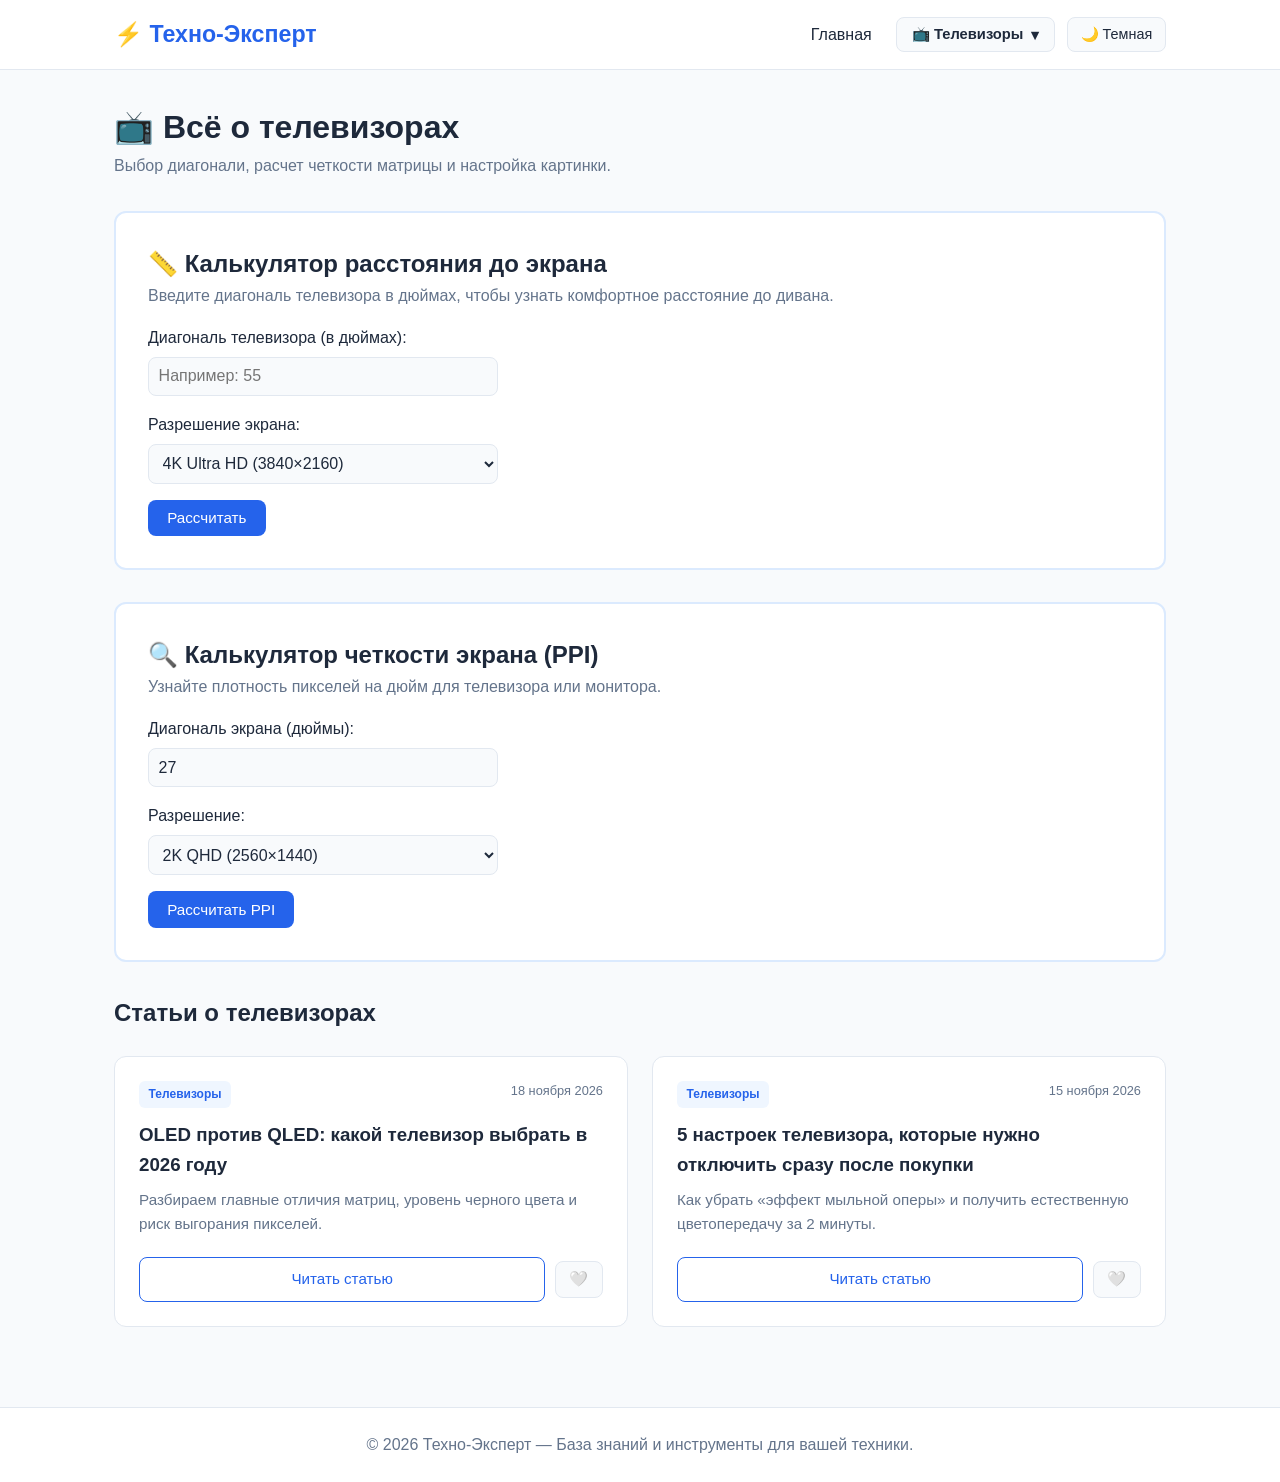
<file: tv.html>
<!DOCTYPE html>
<html lang="ru">
<head>
    <meta charset="UTF-8">
    <meta name="viewport" content="width=device-width, initial-scale=1.0">
    <title>Телевизоры — Техно-Эксперт</title>
    <link rel="stylesheet" href="style.css">
</head>
<body>
    <header id="site-header"></header>

    <main>
        <h1>📺 Всё о телевизорах</h1>
        <p style="color: var(--text-muted);">Выбор диагонали, расчет четкости матрицы и настройка картинки.</p>

        <!-- ИНСТРУМЕНТ 1: Калькулятор расстояния -->
        <section class="tool-box">
            <h2>📏 Калькулятор расстояния до экрана</h2>
            <p style="margin-bottom: 1rem; color: var(--text-muted);">Введите диагональ телевизора в дюймах, чтобы узнать комфортное расстояние до дивана.</p>
            
            <div class="form-group">
                <label for="tv-diagonal">Диагональ телевизора (в дюймах):</label>
                <input type="number" id="tv-diagonal" placeholder="Например: 55" min="15" max="120">
            </div>
            <div class="form-group">
                <label for="tv-res">Разрешение экрана:</label>
                <select id="tv-res">
                    <option value="4k">4K Ultra HD (3840×2160)</option>
                    <option value="fhd">Full HD (1920×1080)</option>
                </select>
            </div>
            <button class="btn" onclick="calculateTvDistance()">Рассчитать</button>

            <div id="tv-result" class="result-box"></div>
        </section>

        <!-- ИНСТРУМЕНТ 2: Калькулятор PPI -->
        <section class="tool-box">
            <h2>🔍 Калькулятор четкости экрана (PPI)</h2>
            <p style="margin-bottom: 1rem; color: var(--text-muted);">Узнайте плотность пикселей на дюйм для телевизора или монитора.</p>
            
            <div class="form-group">
                <label for="ppi-diag">Диагональ экрана (дюймы):</label>
                <input type="number" id="ppi-diag" value="27" min="10" max="120" step="0.1">
            </div>
            <div class="form-group">
                <label for="ppi-res">Разрешение:</label>
                <select id="ppi-res">
                    <option value="1920x1080">Full HD (1920×1080)</option>
                    <option value="2560x1440" selected>2K QHD (2560×1440)</option>
                    <option value="3840x2160">4K UHD (3840×2160)</option>
                </select>
            </div>
            <button class="btn" onclick="calculatePPI()">Рассчитать PPI</button>

            <div id="ppi-result" class="result-box"></div>
        </section>

        <h2>Статьи о телевизорах</h2>
        <div id="tv-articles" class="grid"></div>
    </main>

    <footer id="site-footer"></footer>

    <script src="data.js"></script>
    <script>
        renderArticles("tv-articles", "tv");

        function calculateTvDistance() {
            const diag = parseFloat(document.getElementById("tv-diagonal").value);
            const res = document.getElementById("tv-res").value;
            const resultBox = document.getElementById("tv-result");

            if (!diag || diag < 15) {
                alert("Введите корректную диагональ (от 15 дюймов)");
                return;
            }

            const cm = diag * 2.54;
            const minDist = res === "4k" ? (cm * 1.2 / 100).toFixed(1) : (cm * 2.0 / 100).toFixed(1);
            const maxDist = res === "4k" ? (cm * 1.6 / 100).toFixed(1) : (cm * 2.5 / 100).toFixed(1);

            resultBox.style.display = "block";
            resultBox.innerHTML = `<strong>Рекомендуемое расстояние:</strong> от <b>${minDist} м</b> до <b>${maxDist} м</b> от глаз до экрана.`;
        }

        function calculatePPI() {
            const diag = parseFloat(document.getElementById("ppi-diag").value);
            const [w, h] = document.getElementById("ppi-res").value.split("x").map(Number);
            const resultBox = document.getElementById("ppi-result");

            if (!diag || diag < 5) {
                alert("Введите корректную диагональ");
                return;
            }

            const diagonalPixels = Math.sqrt(w * w + h * h);
            const ppi = Math.round(diagonalPixels / diag);

            let verdict = "Отличная четкость, отдельные пиксели незаметны.";
            if (ppi < 75) verdict = "Низкая плотность — подходит только для просмотра издалека (как ТВ).";
            else if (ppi < 95) verdict = "Средняя плотность — стандарт для офисных мониторов.";

            resultBox.style.display = "block";
            resultBox.innerHTML = `Плотность пикселей: <b>${ppi} PPI</b>.<br>${verdict}`;
        }
    </script>
</body>
</html>
</file>
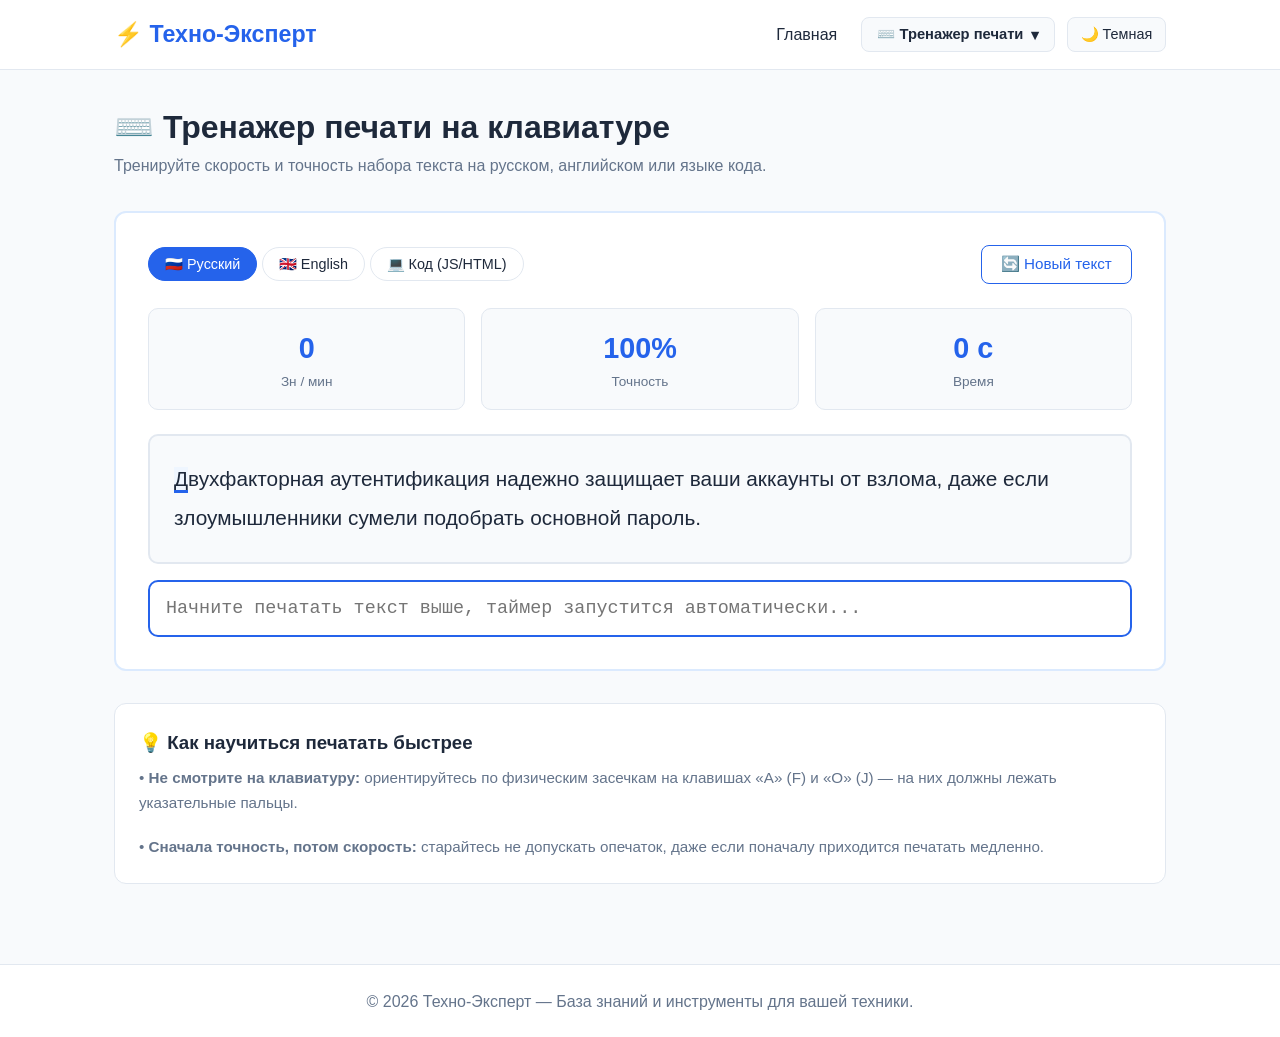
<file: typing.html>
<!DOCTYPE html>
<html lang="ru">
<head>
    <meta charset="UTF-8">
    <meta name="viewport" content="width=device-width, initial-scale=1.0">
    <title>Тренажер слепой печати — Техно-Эксперт</title>
    <link rel="stylesheet" href="style.css">
    <style>
        .typing-stats {
            display: grid;
            grid-template-columns: repeat(3, 1fr);
            gap: 1rem;
            margin-bottom: 1.5rem;
            text-align: center;
        }
        .stat-card {
            background: var(--bg);
            border: 1px solid var(--border);
            padding: 1rem;
            border-radius: 10px;
        }
        .stat-value {
            font-size: 1.8rem;
            font-weight: 800;
            color: var(--primary);
        }
        .stat-label {
            font-size: 0.85rem;
            color: var(--text-muted);
        }
        .text-display {
            background: var(--bg);
            border: 2px solid var(--border);
            border-radius: 10px;
            padding: 1.5rem;
            font-size: 1.3rem;
            line-height: 1.8;
            font-family: "JetBrains Mono", "Fira Code", Consolas, monospace;
            margin-bottom: 1rem;
            user-select: none;
            min-height: 120px;
            width: 100%;
            overflow-wrap: break-word;
            word-wrap: break-word;
            white-space: normal;
        }
        .char-correct { color: #22c55e; }
        .char-wrong { 
            color: #ef4444; 
            background: rgba(239, 68, 68, 0.25); 
            border-radius: 3px;
        }
        .char-current {
            border-bottom: 3px solid var(--primary);
            background: var(--tag-bg);
        }
        .typing-input {
            width: 100%;
            padding: 1rem;
            font-size: 1.15rem;
            font-family: "JetBrains Mono", Consolas, monospace;
            border: 2px solid var(--primary);
            border-radius: 10px;
            background: var(--surface);
            color: var(--text);
            outline: none;
        }
        .mode-bar {
            display: flex;
            justify-content: space-between;
            align-items: center;
            flex-wrap: wrap;
            gap: 1rem;
            margin-bottom: 1.5rem;
        }
    </style>
</head>
<body>
    <header id="site-header"></header>

    <main>
        <h1>⌨️ Тренажер печати на клавиатуре</h1>
        <p style="color: var(--text-muted);">Тренируйте скорость и точность набора текста на русском, английском или языке кода.</p>

        <section class="tool-box">
            <div class="mode-bar">
                <div class="filter-pills">
                    <button class="filter-btn active" onclick="setMode('ru', this)">🇷🇺 Русский</button>
                    <button class="filter-btn" onclick="setMode('en', this)">🇬🇧 English</button>
                    <button class="filter-btn" onclick="setMode('code', this)">💻 Код (JS/HTML)</button>
                </div>
                <button class="btn btn-outline" onclick="initTest()">🔄 Новый текст</button>
            </div>

            <div class="typing-stats">
                <div class="stat-card">
                    <div class="stat-value" id="speed-val">0</div>
                    <div class="stat-label">Зн / мин</div>
                </div>
                <div class="stat-card">
                    <div class="stat-value" id="acc-val">100%</div>
                    <div class="stat-label">Точность</div>
                </div>
                <div class="stat-card">
                    <div class="stat-value" id="time-val">0 с</div>
                    <div class="stat-label">Время</div>
                </div>
            </div>

            <div id="text-display" class="text-display" onclick="document.getElementById('typing-input').focus()"></div>

            <input 
                type="text" 
                id="typing-input" 
                class="typing-input" 
                placeholder="Начните печатать текст выше, таймер запустится автоматически..." 
                autocomplete="off" 
                autocorrect="off" 
                autocapitalize="off" 
                spellcheck="false"
            >

            <div id="typing-result" class="result-box"></div>
        </section>

        <div class="card">
            <h3>💡 Как научиться печатать быстрее</h3>
            <p>• <strong>Не смотрите на клавиатуру:</strong> ориентируйтесь по физическим засечкам на клавишах «А» (F) и «О» (J) — на них должны лежать указательные пальцы.</p>
            <p style="margin-bottom: 0;">• <strong>Сначала точность, потом скорость:</strong> старайтесь не допускать опечаток, даже если поначалу приходится печатать медленно.</p>
        </div>
    </main>

    <footer id="site-footer"></footer>

    <script src="data.js"></script>
    <script>
        const TEXTS = {
            ru: [
                "Твердотельный накопитель работает в несколько раз быстрее обычного жесткого диска за счет отсутствия подвижных механических частей.",
                "Регулярная чистка системы охлаждения от пыли и замена термопасты защищают процессор от перегрева и резкого падения производительности.",
                "Для комфортной работы за компьютером верхний край монитора должен находиться примерно на уровне глаз на расстоянии вытянутой руки.",
                "Двухфакторная аутентификация надежно защищает ваши аккаунты от взлома, даже если злоумышленники сумели подобрать основной пароль."
            ],
            en: [
                "Solid state drives load operating systems and heavy applications much faster than traditional mechanical hard disk drives.",
                "Always keep a backup of your important documents on an external drive or encrypted cloud storage to prevent data loss.",
                "Mechanical keyboards offer tactile feedback and durability, making them a popular choice for programmers and writers.",
                "A high refresh rate monitor makes scrolling text and fast motion look significantly smoother and reduces eye strain."
            ],
            code: [
                "const items = data.filter(el => el.active === true).map(el => el.name);",
                "function getSum(a, b) { return typeof a === 'number' ? a + b : 0; }",
                "document.querySelector('#app').addEventListener('click', (e) => e.preventDefault());",
                "const config = { port: 8080, dark: true, tags: ['html', 'css', 'js'] };"
            ]
        };

        let currentMode = "ru";
        let targetText = "";
        let startTime = null;
        let timerInterval = null;
        let totalTyped = 0;
        let mistakes = 0;
        let isFinished = false;

        const displayEl = document.getElementById("text-display");
        const inputEl = document.getElementById("typing-input");
        const resultEl = document.getElementById("typing-result");

        function setMode(mode, btn) {
            currentMode = mode;
            document.querySelectorAll(".filter-btn").forEach(b => b.classList.remove("active"));
            btn.classList.add("active");
            initTest();
        }

        function initTest() {
            clearInterval(timerInterval);
            startTime = null;
            totalTyped = 0;
            mistakes = 0;
            isFinished = false;

            const list = TEXTS[currentMode];
            let nextText = list[Math.floor(Math.random() * list.length)];
            if (nextText === targetText && list.length > 1) {
                nextText = list[(list.indexOf(nextText) + 1) % list.length];
            }
            targetText = nextText;

            inputEl.value = "";
            inputEl.disabled = false;
            resultEl.style.display = "none";

            document.getElementById("speed-val").textContent = "0";
            document.getElementById("acc-val").textContent = "100%";
            document.getElementById("time-val").textContent = "0 с";

            renderText("");
            inputEl.focus();
        }

        function escapeHTML(str) {
            return str.replace(/&/g, "&amp;").replace(/</g, "&lt;").replace(/>/g, "&gt;");
        }

        function renderText(typed) {
            let html = "";
            for (let i = 0; i < targetText.length; i++) {
                // Используем обычный пробел, чтобы браузер переносил строки по словам
                const rawChar = targetText[i];
                const char = rawChar === " " ? " " : escapeHTML(rawChar);

                if (i < typed.length) {
                    if (typed[i] === rawChar) {
                        html += `<span class="char-correct">${char}</span>`;
                    } else {
                        const wrongDisplay = rawChar === " " ? "_" : char;
                        html += `<span class="char-wrong">${wrongDisplay}</span>`;
                    }
                } else if (i === typed.length) {
                    html += `<span class="char-current">${char}</span>`;
                } else {
                    html += `<span>${char}</span>`;
                }
            }
            displayEl.innerHTML = html;
        }

        inputEl.addEventListener("input", () => {
            if (isFinished) return;

            const typed = inputEl.value;

            if (!startTime && typed.length > 0) {
                startTime = Date.now();
                timerInterval = setInterval(updateStats, 300);
            }

            if (typed.length > totalTyped) {
                const idx = typed.length - 1;
                if (typed[idx] !== targetText[idx]) {
                    mistakes++;
                }
            }
            totalTyped = typed.length;

            renderText(typed);
            updateStats();

            if (typed.length >= targetText.length) {
                finishTest();
            }
        });

        function updateStats() {
            if (!startTime) return;
            const elapsedSec = Math.max(1, Math.floor((Date.now() - startTime) / 1000));
            document.getElementById("time-val").textContent = `${elapsedSec} с`;

            const typedLen = inputEl.value.length;
            const cpm = Math.round((typedLen / elapsedSec) * 60);
            document.getElementById("speed-val").textContent = cpm;

            const accuracy = typedLen > 0 
                ? Math.max(0, Math.round(((typedLen - mistakes) / typedLen) * 100)) 
                : 100;
            document.getElementById("acc-val").textContent = `${accuracy}%`;
        }

        function finishTest() {
            isFinished = true;
            clearInterval(timerInterval);
            updateStats();
            inputEl.disabled = true;

            const speed = document.getElementById("speed-val").textContent;
            const acc = document.getElementById("acc-val").textContent;
            const time = document.getElementById("time-val").textContent;

            resultEl.style.display = "block";
            resultEl.innerHTML = `
                <strong>🎉 Готово!</strong> Скорость: <b>${speed} зн/мин</b> • Точность: <b>${acc}</b> • Время: <b>${time}</b>.<br>
                <button class="btn" style="margin-top: 0.75rem;" onclick="initTest()">Пройти еще раз</button>
            `;
        }

        initTest();
    </script>
</body>
</html>
</file>
<file: style.css>
:root {
    --primary: #2563eb;
    --primary-dark: #1d4ed8;
    --bg: #f8fafc;
    --surface: #ffffff;
    --text: #1e293b;
    --text-muted: #64748b;
    --border: #e2e8f0;
    --tag-bg: #eff6ff;
    --tool-border: #dbeafe;
    --result-bg: #f0fdf4;
    --result-text: #166534;
    --fav-active: #ef4444;
    --radius: 12px;
}

[data-theme="dark"] {
    --primary: #3b82f6;
    --primary-dark: #60a5fa;
    --bg: #0f172a;
    --surface: #1e293b;
    --text: #f1f5f9;
    --text-muted: #94a3b8;
    --border: #334155;
    --tag-bg: rgba(59, 130, 246, 0.15);
    --tool-border: #334155;
    --result-bg: rgba(34, 197, 94, 0.15);
    --result-text: #86efac;
}

* {
    box-sizing: border-box;
    margin: 0;
    padding: 0;
    font-family: -apple-system, BlinkMacSystemFont, "Segoe UI", Roboto, sans-serif;
}

body {
    background-color: var(--bg);
    color: var(--text);
    line-height: 1.6;
    display: flex;
    flex-direction: column;
    min-height: 100vh;
    transition: background-color 0.25s, color 0.25s;
}

/* Шапка сайта */
header {
    background: var(--surface);
    border-bottom: 1px solid var(--border);
    position: sticky;
    top: 0;
    z-index: 100;
}

.nav-container {
    max-width: 1100px;
    margin: 0 auto;
    padding: 0.9rem 1.5rem;
    display: flex;
    justify-content: space-between;
    align-items: center;
    gap: 1rem;
}

.logo {
    font-size: 1.45rem;
    font-weight: 800;
    color: var(--primary);
    text-decoration: none;
    display: flex;
    align-items: center;
    gap: 0.5rem;
}

.nav-right {
    display: flex;
    align-items: center;
    gap: 0.75rem;
}

.nav-home-link {
    text-decoration: none;
    color: var(--text);
    font-weight: 500;
    padding: 0.45rem 0.75rem;
    border-radius: 8px;
    transition: background 0.2s, color 0.2s;
}

.nav-home-link:hover, .nav-home-link.active {
    color: var(--primary);
    background: var(--tag-bg);
}

/* Выпадающее меню (Dropdown) */
.dropdown {
    position: relative;
    display: inline-block;
}

.dropdown-btn {
    background: var(--bg);
    border: 1px solid var(--border);
    color: var(--text);
    padding: 0.48rem 0.95rem;
    border-radius: 8px;
    cursor: pointer;
    font-size: 0.92rem;
    font-weight: 600;
    display: flex;
    align-items: center;
    gap: 0.45rem;
    transition: border-color 0.2s, background 0.2s;
}

.dropdown-btn:hover {
    border-color: var(--primary);
}

.dropdown-menu {
    display: none;
    position: absolute;
    right: 0;
    top: calc(100% + 8px);
    min-width: 230px;
    background: var(--surface);
    border: 1px solid var(--border);
    border-radius: var(--radius);
    box-shadow: 0 12px 28px rgba(0, 0, 0, 0.16);
    padding: 0.45rem;
    z-index: 300;
}

.dropdown-menu.left-align {
    right: auto;
    left: 0;
}

.dropdown-menu.open {
    display: block;
    animation: fadeInDrop 0.15s ease-out;
}

@keyframes fadeInDrop {
    from { opacity: 0; transform: translateY(-6px); }
    to { opacity: 1; transform: translateY(0); }
}

.dropdown-item {
    display: block;
    width: 100%;
    text-align: left;
    padding: 0.6rem 0.85rem;
    border-radius: 8px;
    text-decoration: none;
    color: var(--text);
    background: transparent;
    border: none;
    font-size: 0.92rem;
    font-weight: 500;
    cursor: pointer;
    transition: background 0.15s, color 0.15s;
}

.dropdown-item:hover, .dropdown-item.active {
    background: var(--tag-bg);
    color: var(--primary);
    font-weight: 600;
}

.theme-toggle {
    background: var(--bg);
    border: 1px solid var(--border);
    color: var(--text);
    padding: 0.48rem 0.8rem;
    border-radius: 8px;
    cursor: pointer;
    font-size: 0.9rem;
    display: flex;
    align-items: center;
    gap: 0.4rem;
    transition: border-color 0.2s;
}

.theme-toggle:hover { border-color: var(--primary); }

/* Основной контейнер */
main {
    max-width: 1100px;
    width: 100%;
    margin: 2rem auto;
    padding: 0 1.5rem;
    flex: 1;
}

.hero {
    background: linear-gradient(135deg, #2563eb, #1d4ed8);
    color: white;
    padding: 3rem 2rem;
    border-radius: var(--radius);
    margin-bottom: 2rem;
    text-align: center;
}

.hero h1 { font-size: 2.2rem; margin-bottom: 0.5rem; }
.hero p { opacity: 0.9; max-width: 600px; margin: 0 auto; }

/* Поиск и кнопка фильтра в одну строку */
.controls-panel {
    margin: 1.5rem 0 1rem;
    display: flex;
    gap: 0.75rem;
    flex-wrap: wrap;
    align-items: center;
}

.search-input {
    flex: 1;
    min-width: 260px;
    padding: 0.85rem 1.2rem;
    font-size: 1rem;
    border: 2px solid var(--border);
    border-radius: var(--radius);
    background: var(--surface);
    color: var(--text);
    outline: none;
    transition: border-color 0.2s;
}

.search-input:focus { border-color: var(--primary); }

.filter-btn {
    background: var(--surface);
    border: 1px solid var(--border);
    color: var(--text);
    padding: 0.45rem 1rem;
    border-radius: 20px;
    cursor: pointer;
    font-size: 0.9rem;
    font-weight: 500;
    transition: all 0.2s;
}

.filter-btn:hover { border-color: var(--primary); }
.filter-btn.active { background: var(--primary); color: white; border-color: var(--primary); }

/* Сетка карточек */
.grid {
    display: grid;
    grid-template-columns: repeat(auto-fit, minmax(300px, 1fr));
    gap: 1.5rem;
    margin-top: 1.5rem;
}

.card {
    background: var(--surface);
    border: 1px solid var(--border);
    border-radius: var(--radius);
    padding: 1.5rem;
    display: flex;
    flex-direction: column;
    justify-content: space-between;
    transition: transform 0.2s, box-shadow 0.2s;
}

.card:hover {
    transform: translateY(-3px);
    box-shadow: 0 10px 20px rgba(0,0,0,0.12);
}

.card-header {
    display: flex;
    justify-content: space-between;
    align-items: flex-start;
    margin-bottom: 0.75rem;
}

.card h3 { margin-bottom: 0.5rem; color: var(--text); }
.card p { color: var(--text-muted); font-size: 0.95rem; margin-bottom: 1.25rem; }

.card-actions {
    display: flex;
    gap: 0.6rem;
    align-items: center;
    margin-top: auto;
}

.tag {
    display: inline-block;
    background: var(--tag-bg);
    color: var(--primary);
    font-size: 0.75rem;
    font-weight: 600;
    padding: 0.25rem 0.6rem;
    border-radius: 6px;
}

/* Кнопка Избранное */
.fav-btn {
    background: var(--bg);
    border: 1px solid var(--border);
    color: var(--text-muted);
    padding: 0.55rem 0.85rem;
    border-radius: 8px;
    cursor: pointer;
    font-size: 0.95rem;
    transition: all 0.2s;
}

.fav-btn:hover { border-color: var(--fav-active); color: var(--fav-active); }

.fav-btn.saved {
    background: rgba(239, 68, 68, 0.1);
    border-color: var(--fav-active);
    color: var(--fav-active);
    font-weight: 600;
}

/* Кнопки и формы */
.btn {
    display: inline-block;
    background: var(--primary);
    color: white;
    padding: 0.6rem 1.2rem;
    border-radius: 8px;
    text-decoration: none;
    border: none;
    cursor: pointer;
    font-size: 0.95rem;
    font-weight: 500;
    transition: background 0.2s;
}

.btn:hover { background: var(--primary-dark); }
.btn-outline { background: transparent; border: 1px solid var(--primary); color: var(--primary); }
.btn-outline:hover { background: var(--tag-bg); }

/* Страница полной статьи */
.article-container {
    background: var(--surface);
    border: 1px solid var(--border);
    border-radius: var(--radius);
    padding: 2.5rem;
    max-width: 820px;
    margin: 0 auto;
}

.article-meta {
    display: flex;
    justify-content: space-between;
    align-items: center;
    flex-wrap: wrap;
    gap: 1rem;
    margin-bottom: 1.5rem;
    padding-bottom: 1rem;
    border-bottom: 1px solid var(--border);
}

.article-content { font-size: 1.08rem; line-height: 1.75; }
.article-content p { margin-bottom: 1rem; }

/* Блок инструментов */
.tool-box {
    background: var(--surface);
    border: 2px solid var(--tool-border);
    border-radius: var(--radius);
    padding: 2rem;
    margin: 2rem 0;
}

.form-group { margin-bottom: 1rem; }
.form-group label { display: block; margin-bottom: 0.4rem; font-weight: 500; }
.form-group input, .form-group select {
    width: 100%;
    max-width: 350px;
    padding: 0.6rem;
    border: 1px solid var(--border);
    border-radius: 8px;
    font-size: 1rem;
    background: var(--bg);
    color: var(--text);
}

.result-box {
    margin-top: 1.5rem;
    padding: 1rem;
    background: var(--result-bg);
    color: var(--result-text);
    border-left: 4px solid #22c55e;
    border-radius: 6px;
    display: none;
}

/* Подвал */
footer {
    background: var(--surface);
    border-top: 1px solid var(--border);
    text-align: center;
    padding: 1.5rem;
    color: var(--text-muted);
    margin-top: 3rem;
}
</file>
